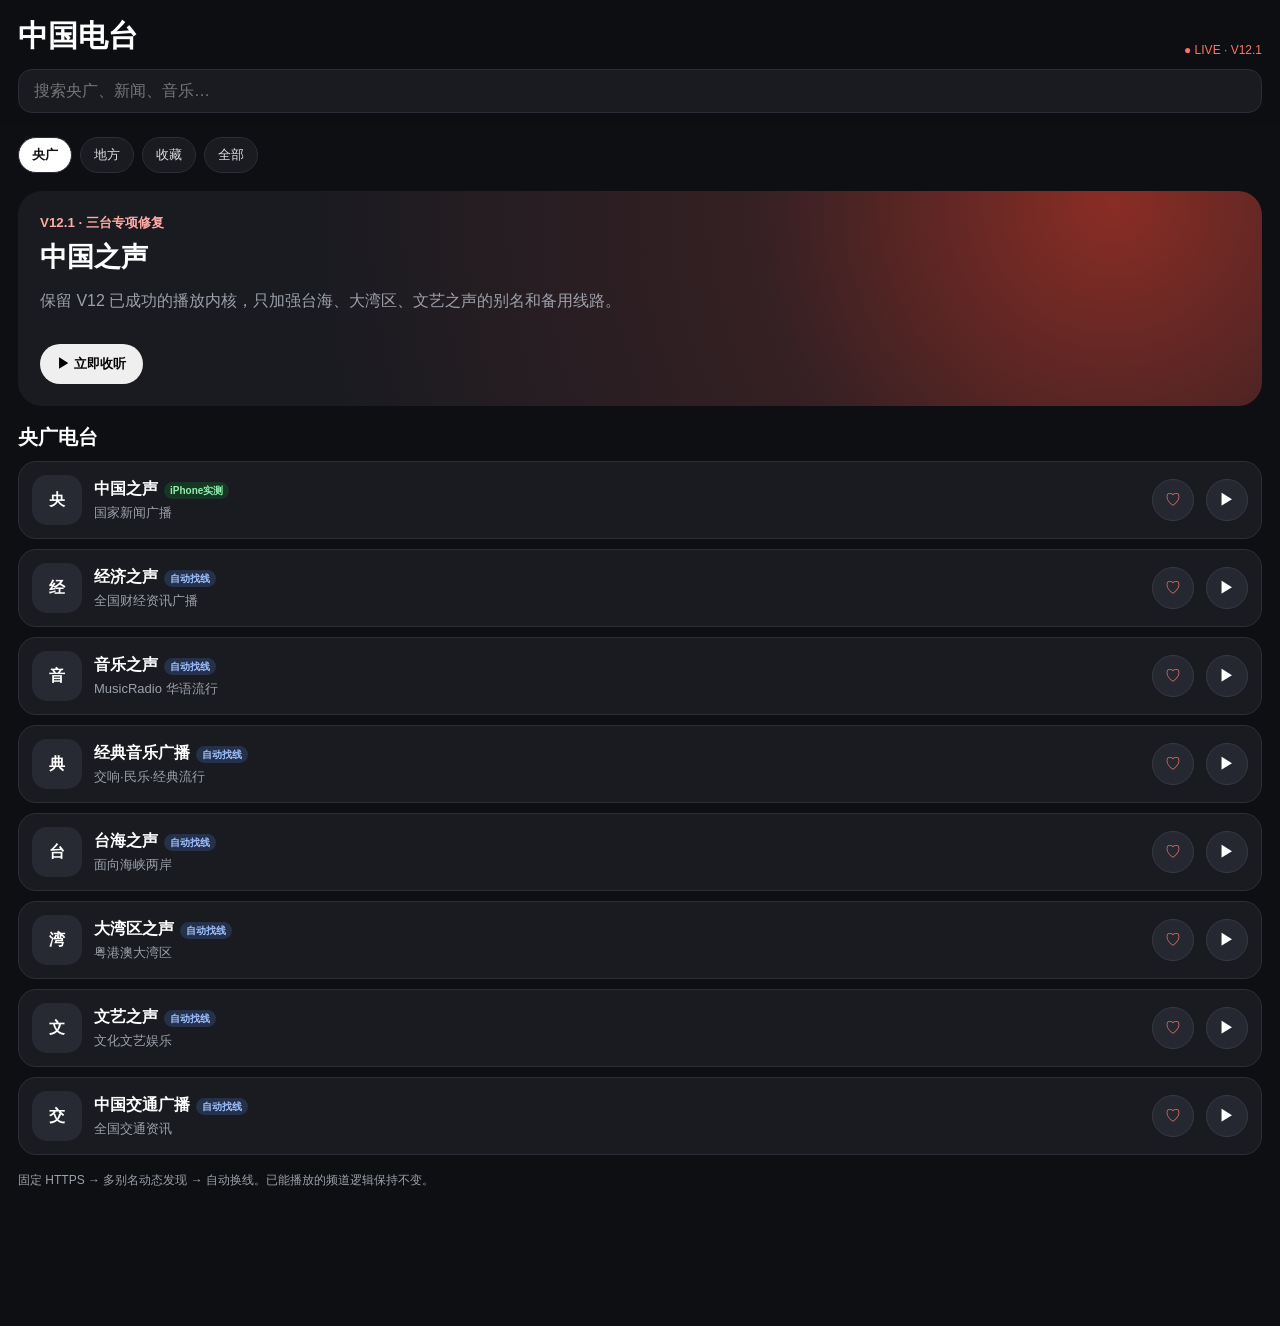
<file: index.html>
<!doctype html>
<html lang="zh-CN"><head><meta charset="utf-8"><meta name="viewport" content="width=device-width,initial-scale=1,viewport-fit=cover"><meta name="theme-color" content="#0e0f12"><meta name="apple-mobile-web-app-capable" content="yes"><meta name="apple-mobile-web-app-title" content="中国电台"><link rel="manifest" href="manifest.webmanifest"><title>中国电台 V12.1</title><style>:root{--bg:#0e0f12;--card:#191b21;--line:#2b2e37;--muted:#9ba0aa;--safe:env(safe-area-inset-bottom)}*{box-sizing:border-box}body{margin:0;background:var(--bg);color:#fff;font-family:-apple-system,BlinkMacSystemFont,"PingFang SC",sans-serif;padding-bottom:120px}header{position:sticky;top:0;z-index:5;padding:calc(16px + env(safe-area-inset-top)) 18px 12px;background:rgba(14,15,18,.95);backdrop-filter:blur(18px)}.top{display:flex;justify-content:space-between;align-items:end}.title{font-size:30px;font-weight:850}.live{font-size:12px;color:#ff7166}.search{margin-top:12px;background:var(--card);border:1px solid var(--line);border-radius:14px;padding:11px 13px}.search input{width:100%;border:0;outline:0;background:none;color:#fff;font-size:16px}.chips{display:flex;gap:8px;overflow:auto;padding:12px 18px 4px}.chip{border:1px solid var(--line);background:var(--card);color:#ddd;padding:8px 13px;border-radius:99px;white-space:nowrap}.chip.active{background:#fff;color:#111;font-weight:750}.hero{margin:14px 18px;padding:22px;border-radius:24px;background:radial-gradient(circle at 88% 5%,#8a2d25,#352023 32%,#1a1b21 72%)}.hero small{color:#ffaaa2;font-weight:700}.hero h2{font-size:27px;margin:7px 0 4px}.hero p,.desc,.note{color:var(--muted)}.hero button{margin-top:16px;border:0;border-radius:99px;padding:11px 17px;font-weight:800}.section{padding:0 18px}.section h3{font-size:20px;margin:18px 0 10px}.grid{display:grid;gap:10px}.station{display:flex;align-items:center;gap:12px;background:var(--card);border:1px solid var(--line);border-radius:18px;padding:13px}.logo{width:50px;height:50px;border-radius:15px;background:#272a32;display:grid;place-items:center;font-weight:900;flex:none}.meta{flex:1;min-width:0}.name{font-weight:800}.desc{font-size:13px;margin-top:4px;white-space:nowrap;overflow:hidden;text-overflow:ellipsis}.round{width:42px;height:42px;border-radius:50%;border:1px solid #373a43;background:#252831;color:#fff;font-size:16px}.fav{color:#ff776e}.badge{font-size:10px;padding:3px 6px;border-radius:99px;background:#173624;color:#8ff0ac;margin-left:6px}.badge.auto{background:#25304a;color:#9dc1ff}.note{padding:16px 18px;font-size:12px;line-height:1.55}.player{position:fixed;left:12px;right:12px;bottom:calc(10px + var(--safe));z-index:20;background:rgba(29,31,37,.97);border:1px solid #3b3e47;border-radius:22px;padding:10px 12px;display:none;align-items:center;gap:10px;backdrop-filter:blur(22px)}.player.show{display:flex}.pmeta{flex:1;min-width:0}.pname{font-weight:800}.pstatus{font-size:12px;color:#aeb2bb;margin-top:3px}.pbtn{width:46px;height:46px;border:0;border-radius:50%;font-size:18px}.empty{text-align:center;color:#777;padding:30px}</style></head><body><header><div class="top"><div class="title">中国电台</div><div class="live">● LIVE · V12.1</div></div><div class="search"><input id="search" placeholder="搜索央广、新闻、音乐…"></div></header><div class="chips" id="chips"></div><div class="hero"><small>V12.1 · 三台专项修复</small><h2>中国之声</h2><p>保留 V12 已成功的播放内核，只加强台海、大湾区、文艺之声的别名和备用线路。</p><button id="heroPlay">▶ 立即收听</button></div><div class="section"><h3 id="sectionTitle">央广电台</h3><div class="grid" id="list"></div></div><div class="note">固定 HTTPS → 多别名动态发现 → 自动换线。已能播放的频道逻辑保持不变。</div><audio id="audio" playsinline preload="none"></audio><div class="player" id="player"><div class="logo" id="pLogo">央</div><div class="pmeta"><div class="pname" id="pName"></div><div class="pstatus" id="pStatus">准备播放</div></div><button class="pbtn" id="toggle">▶</button></div><script>
const API_SERVERS=['https://de1.api.radio-browser.info','https://nl1.api.radio-browser.info','https://at1.api.radio-browser.info'];
const stations=[
{id:'cnr1',name:'中国之声',queries:['中国之声'],tag:'央广',cat:'央广',desc:'国家新闻广播',logo:'央',tested:true,urls:['https://lhttp.qtfm.cn/live/15318317/64k.mp3']},
{id:'cnr2',name:'经济之声',queries:['经济之声'],tag:'央广',cat:'央广',desc:'全国财经资讯广播',logo:'经',urls:[]},
{id:'cnr3',name:'音乐之声',queries:['音乐之声','Music Radio'],tag:'央广',cat:'央广',desc:'MusicRadio 华语流行',logo:'音',urls:[]},
{id:'cnr4',name:'经典音乐广播',queries:['经典音乐','经典音乐广播'],tag:'央广',cat:'央广',desc:'交响·民乐·经典流行',logo:'典',urls:[]},
{id:'cnr5',name:'台海之声',queries:['台海之声','中华之声','CNR-5','CNR5'],tag:'央广',cat:'央广',desc:'面向海峡两岸',logo:'台',urls:['https://ngcdn005.cnr.cn/live/zhzs/index.m3u8']},
{id:'cnr7',name:'大湾区之声',queries:['大湾区之声','粤港澳大湾区之声','华夏之声','CNR-7','CNR7'],tag:'央广',cat:'央广',desc:'粤港澳大湾区',logo:'湾',urls:['https://ngcdn007.cnr.cn/live/hxzs/index.m3u8']},
{id:'cnr10',name:'文艺之声',queries:['文艺之声','CNR-10','CNR10','中央人民广播电台文艺之声'],tag:'央广',cat:'央广',desc:'文化文艺娱乐',logo:'文',urls:['https://ngcdn010.cnr.cn/live/wyzs/index.m3u8']},
{id:'cnr16',name:'中国交通广播',queries:['中国交通广播'],tag:'央广',cat:'央广',desc:'全国交通资讯',logo:'交',urls:[]},
{id:'bjnews',name:'北京新闻广播',queries:['北京新闻广播'],tag:'北京',cat:'地方',desc:'北京新闻资讯',logo:'京',urls:['https://lhttp.qtfm.cn/live/339/64k.mp3']},{id:'bjmusic',name:'北京音乐广播',queries:['北京音乐广播'],tag:'北京',cat:'地方',desc:'FM97.4',logo:'音',urls:['https://lhttp.qtfm.cn/live/332/64k.mp3']},{id:'gdnews',name:'广东新闻广播',queries:['广东新闻广播'],tag:'广东',cat:'地方',desc:'广东新闻资讯',logo:'粤',urls:['https://lhttp.qtfm.cn/live/1254/64k.mp3']},{id:'gdmusic',name:'广东音乐之声',queries:['广东音乐之声'],tag:'广东',cat:'地方',desc:'FM99.3',logo:'音',urls:['https://lhttp.qtfm.cn/live/1260/64k.mp3']},{id:'gdzj',name:'珠江经济台',queries:['珠江经济台'],tag:'广东',cat:'地方',desc:'财经生活资讯',logo:'财',urls:['https://lhttp.qtfm.cn/live/1259/64k.mp3']},{id:'jsmusic',name:'江苏经典流行音乐广播',queries:['江苏经典流行'],tag:'江苏',cat:'地方',desc:'经典与流行音乐',logo:'苏',urls:['https://lhttp.qtfm.cn/live/4938/64k.mp3']},{id:'shclassic',name:'上海经典音乐广播',queries:['上海经典音乐'],tag:'上海',cat:'地方',desc:'FM94.7',logo:'沪',urls:['https://lhttp-hw.qtfm.cn/live/267/64k.mp3']},{id:'cri905',name:'环球资讯广播',queries:['环球资讯广播'],tag:'国际台',cat:'地方',desc:'CMG 环球资讯',logo:'环',urls:['https://sk.cri.cn/905.m3u8']}];
const $=x=>document.getElementById(x),audio=$('audio'),list=$('list'),chips=$('chips'),search=$('search'),player=$('player'),pName=$('pName'),pStatus=$('pStatus'),pLogo=$('pLogo'),toggle=$('toggle');let cat='央广',current=null,urlIndex=0,token=0,playUrls=[];let favs=new Set(JSON.parse(localStorage.getItem('radio-favs')||'[]'));const cats=['央广','地方','收藏','全部'];
function renderChips(){chips.innerHTML=cats.map(x=>`<button class="chip ${cat===x?'active':''}" data-c="${x}">${x}</button>`).join('');chips.querySelectorAll('button').forEach(b=>b.onclick=()=>{cat=b.dataset.c;renderChips();render()})}function filtered(){let q=search.value.trim();return stations.filter(s=>(cat==='全部'||s.cat===cat||(cat==='收藏'&&favs.has(s.id)))&&(!q||(s.name+s.desc+s.tag).includes(q)))}function render(){let a=filtered();$('sectionTitle').textContent=cat==='央广'?'央广电台':cat;list.innerHTML=a.length?a.map(s=>`<div class="station"><div class="logo">${s.logo}</div><div class="meta"><div class="name">${s.name}${s.tested?'<span class="badge">iPhone实测</span>':'<span class="badge auto">自动找线</span>'}</div><div class="desc">${s.desc}</div></div><button class="round fav" data-f="${s.id}">${favs.has(s.id)?'♥':'♡'}</button><button class="round" data-p="${s.id}">▶</button></div>`).join(''):'<div class="empty">没有找到电台</div>';list.querySelectorAll('[data-p]').forEach(b=>b.onclick=()=>play(stations.find(s=>s.id===b.dataset.p)));list.querySelectorAll('[data-f]').forEach(b=>b.onclick=()=>{let id=b.dataset.f;favs.has(id)?favs.delete(id):favs.add(id);localStorage.setItem('radio-favs',JSON.stringify([...favs]));render()})}
async function discover(s,t){pStatus.textContent='正在寻找备用 HTTPS 线路…';let all=[];for(const q of (s.queries||[s.name])){for(const base of API_SERVERS){try{const u=base+'/json/stations/search?name='+encodeURIComponent(q)+'&countrycode=CN&is_https=true&hidebroken=true&order=lastchecktime&reverse=true&limit=20';const r=await fetch(u,{cache:'no-store'});if(!r.ok)continue;const data=await r.json();if(t!==token)return[];all.push(...data.filter(x=>x.lastcheckok===1||x.lastcheckok===true).map(x=>x.url_resolved||x.url).filter(x=>typeof x==='string'&&x.startsWith('https://')));if(all.length>=6)return [...new Set(all)]}catch(e){}}}return [...new Set(all)]}
async function play(s){current=s;token++;const t=token;urlIndex=0;playUrls=[...(s.urls||[])];player.classList.add('show');pName.textContent=s.name;pLogo.textContent=s.logo;audio.pause();const extra=await discover(s,t);if(t!==token)return;const seen=new Set(playUrls);extra.forEach(x=>{if(!seen.has(x)){seen.add(x);playUrls.push(x)}});if(!playUrls.length){pStatus.textContent='暂未找到可用 HTTPS 线路';toggle.textContent='▶';return}tryUrl(t)}
async function tryUrl(t){if(t!==token||!current)return;if(urlIndex>=playUrls.length){pStatus.textContent='线路暂不可用';toggle.textContent='▶';return}let i=urlIndex,u=playUrls[i],done=false;pStatus.textContent=`连接线路 ${i+1}/${playUrls.length}…`;audio.pause();audio.removeAttribute('src');audio.load();audio.src=u;let timer=setTimeout(next,8500);function next(){if(done||t!==token)return;done=true;clearTimeout(timer);urlIndex++;tryUrl(t)}audio.onerror=next;audio.onplaying=()=>{if(t!==token)return;done=true;clearTimeout(timer);pStatus.textContent=`正在直播 · 线路 ${i+1}`;toggle.textContent='❚❚';if('mediaSession'in navigator)navigator.mediaSession.metadata=new MediaMetadata({title:current.name,artist:current.desc,album:'中国电台 · LIVE'})};let p=audio.play();if(p?.catch)p.catch(next)}toggle.onclick=()=>{if(!current)return;if(audio.paused)audio.play().then(()=>toggle.textContent='❚❚').catch(()=>{urlIndex++;tryUrl(token)});else{audio.pause();toggle.textContent='▶';pStatus.textContent='已暂停'}};$('heroPlay').onclick=()=>play(stations[0]);search.oninput=render;renderChips();render();if('serviceWorker'in navigator)navigator.serviceWorker.register('./sw.js');</script></body></html>
</file>
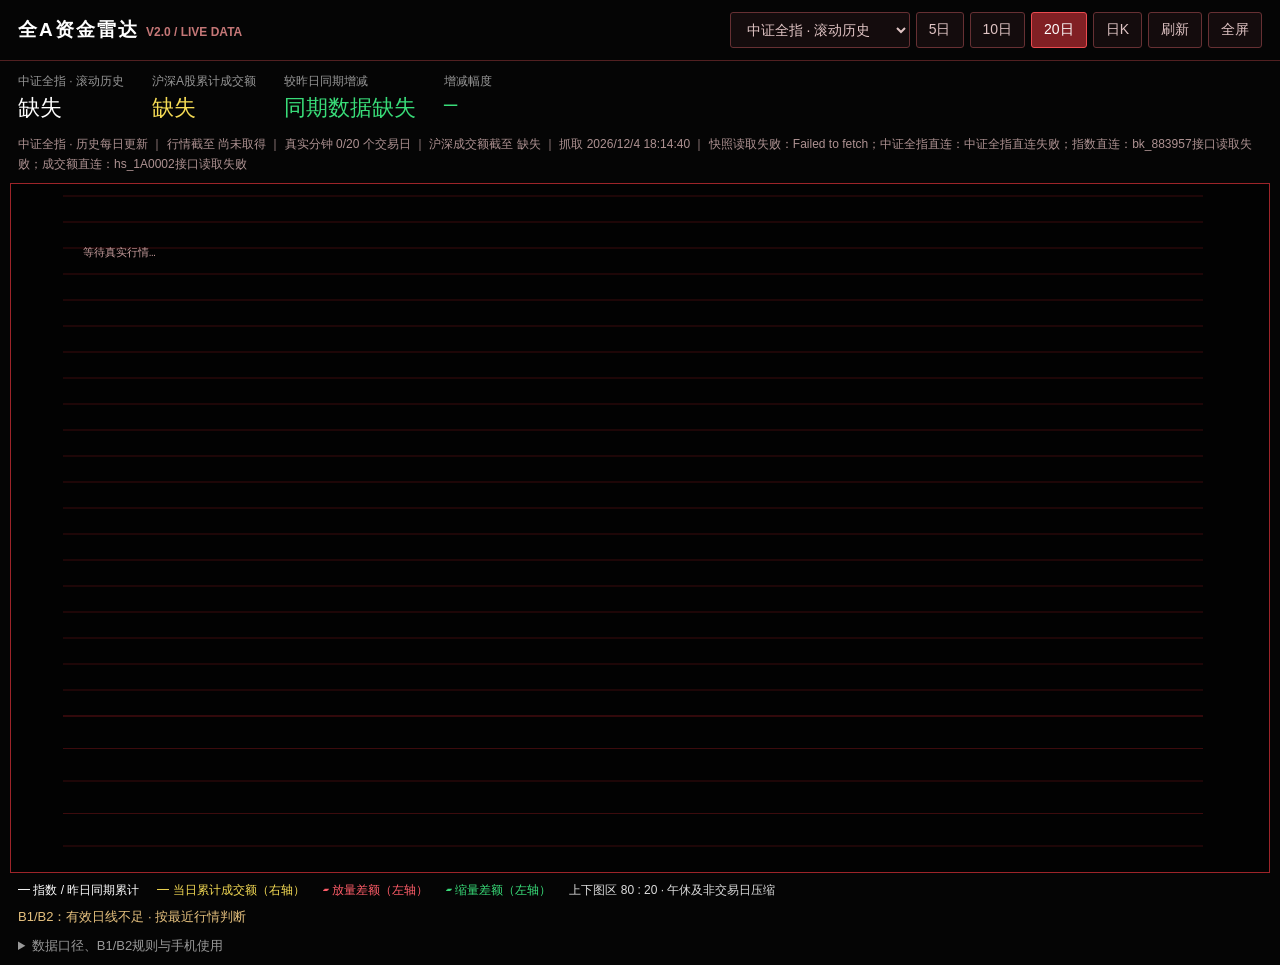
<file: all-a-radar/index.html>
<!doctype html><html lang="zh-CN"><head><meta charset="utf-8"><meta name="viewport" content="width=device-width,initial-scale=1,viewport-fit=cover"><meta name="theme-color" content="#050505"><meta name="apple-mobile-web-app-capable" content="yes"><meta name="apple-mobile-web-app-status-bar-style" content="black-translucent"><link rel="manifest" href="./manifest.webmanifest"><link rel="apple-touch-icon" href="./icon.png"><title>全A资金雷达 V2.0</title><style>
*{box-sizing:border-box}body{margin:0;background:#050505;color:#dedede;font:14px -apple-system,BlinkMacSystemFont,'Microsoft YaHei',sans-serif;padding:env(safe-area-inset-top) env(safe-area-inset-right) env(safe-area-inset-bottom) env(safe-area-inset-left)}header{padding:12px 18px;display:flex;align-items:center;justify-content:space-between;border-bottom:1px solid #512021;gap:12px;flex-wrap:wrap}h1{font-size:19px;margin:0;color:#fff;letter-spacing:2px}h1 small{font-size:12px;color:#c57777;letter-spacing:0}nav{display:flex;gap:6px;flex-wrap:wrap}button,select{border:1px solid #663033;background:#140c0d;color:#e0c4c4;padding:8px 12px;border-radius:3px;font:inherit;cursor:pointer}button.active{background:#812024;color:white;border-color:#ec4b50}button:disabled{opacity:.5}.metrics{display:flex;gap:28px;padding:12px 18px;flex-wrap:wrap}.metrics span{color:#969696;font-size:12px;display:block;margin-bottom:3px}.metrics strong{font:22px ui-monospace,Consolas,monospace;color:white}.red{color:#ff5d69!important}.green{color:#39dc79!important}.yellow{color:#f6dc55!important}#status{padding:0 18px 8px;font-size:12px;color:#ae9292;line-height:1.65}#chart{position:relative;height:calc(100dvh - 210px);min-height:440px;margin:0 10px;border:1px solid #9d2429}canvas{width:100%;height:100%;display:block;touch-action:pan-y}#tip{position:absolute;left:10px;top:10px;background:#190c0ded;border:1px solid #82363a;padding:8px;pointer-events:none;font:12px monospace;white-space:pre-line;display:none}.legend{display:flex;gap:18px;flex-wrap:wrap;padding:9px 18px;font-size:12px}details{margin:8px 18px;color:#999;line-height:1.8;font-size:13px}summary{cursor:pointer}a{color:#d9b4b4}#signal{padding:0 18px;color:#e6c17e;font-size:13px}@media(max-width:700px){header{padding:10px}h1{font-size:16px}nav{gap:4px}button,select{padding:7px 9px;font-size:13px}.metrics{padding:10px;gap:15px}.metrics strong{font-size:18px}#chart{margin:0 4px;height:calc(100dvh - 260px);min-height:390px}#status{padding:0 10px 8px}.legend{gap:9px;padding:8px 10px}}@media(orientation:landscape) and (max-height:600px){header{padding:5px 10px}.metrics{padding:4px 10px}.metrics strong{font-size:17px}#chart{height:calc(100dvh - 150px);min-height:220px}}
@media(max-width:700px){header nav{width:100%;min-width:0}.metrics{display:grid;grid-template-columns:repeat(2,minmax(0,1fr));gap:10px}#status{overflow-wrap:anywhere}body{overflow-x:hidden}}@media(orientation:landscape) and (max-height:600px){.metrics{display:flex}}
</style></head><body><header><h1>全A资金雷达 <small>V2.0 / LIVE DATA</small></h1><nav><select id="source" aria-label="指数据源"><option value="csi">中证全指 · 滚动历史</option><option value="ths">同花顺全A · 分钟更新</option></select><button data-n="5">5日</button><button data-n="10">10日</button><button class="active" data-n="20">20日</button><button id="mode">日K</button><button id="refresh">刷新</button><button id="full">全屏</button></nav></header><div class="metrics"><div><span id="indexName">指数</span><strong id="price">—</strong></div><div><span>沪深A股累计成交额</span><strong class="yellow" id="amount">—</strong></div><div><span>较昨日同期增减</span><strong id="delta">—</strong></div><div><span>增减幅度</span><strong id="pct">—</strong></div></div><div id="status">正在读取云端真实行情…</div><div id="chart"><canvas id="canvas"></canvas><div id="tip"></div></div><div class="legend"><span style="color:white">━ 指数 / 昨日同期累计</span><span class="yellow">━ 当日累计成交额（右轴）</span><span class="red">▰ 放量差额（左轴）</span><span class="green">▰ 缩量差额（左轴）</span><span>上下图区 80 : 20 · 午休及非交易日压缩</span></div><div id="signal"></div><details><summary>数据口径、B1/B2规则与手机使用</summary><p>价格：中证全指000985初始历史来自富途OpenD，新增及近5日由东方财富同一指数分钟线覆盖，日K采用腾讯行情原始OHLC；同花顺全A 883957 来自同花顺官方行情域名，覆盖沪深京。两者编制不同，不可当作同一指数拼接。同花顺历史分时请求实测返回当日，因此仅显示已经抓取留存的真实日期；不足20日会明确提示。</p><p>成交额：初始历史来自OpenD，云端新增来自同花顺官方沪市A股指数 hs_1A0002 + 深证A指 hs_399107 的逐分钟成交额（人民币元），剔除13:00重复点，不再叠加创业板/科创板，不含B股和北交所。以相同交易日、相同分钟求和，以前一交易日同一分钟累计额作基线；分钟缺失后停止当日累计，避免把缺失当0。下方每一日均与其前一交易日比较；差额与累计线分别使用左右轴。</p><p>B1/B2 为本版公开辅助规则，尚未接入你原来的专有公式：B1=前一日收盘低于MA5、当日重新站上MA5且同期成交额增长；B2=最近5日曾有B1，当日收盘突破此前5日最高价且同期放量。未收盘时仅作盘中候选。无回测胜率，不构成买入指令。</p><p>页面打开时每60秒直接读取同花顺官方分时，并在v6入口失败时尝试v4；不依赖GitHub定时任务才能显示当日行情。浏览器休眠或退到后台可能暂停。云端另配置工作日每5分钟尝试保存快照，同花顺官方分时源直接更新，电脑无需开机。直连或GitHub调度均可能失败或延迟，网页显示行情截至时间和最近抓取时间。两个指数不同，点位不可直接比较；成交额采用相同沪深A股口径。中证全指历史由云端每天合并新增真实分钟线，保留连续历史；日K同步更新；同花顺全A每日积累真实历史。不提供后台提醒。Safari打开HTTPS网址，共享→添加到主屏幕，支持不同Wi-Fi及蜂窝网络。</p><p><a href="https://q.10jqka.com.cn/thshy/detail/code/883957/" target="_blank">同花顺官方指数页</a> · <a href="https://openapi.futunn.com/futu-api-doc/quote/request-history-kline.html" target="_blank">富途分钟线字段说明</a></p></details><script>
let data=null,n=20,source='csi',daily=false,points=[],view=[],amountMap=new Map(),hover=-1;const $=s=>document.querySelector(s),cv=$('#canvas'),ctx=cv.getContext('2d');const money=x=>Number.isFinite(x)?(x/1e8).toLocaleString('zh-CN',{maximumFractionDigits:2})+'亿':'缺失';
function groups(rows){let g={};for(const r of rows||[])(g[r.t.slice(0,10)]??=[]).push(r);return g}
function buildAmounts(){amountMap.clear();let g=groups(data.amount),days=Object.keys(g).sort();for(let i=0;i<days.length;i++){let today=g[days[i]],prev=i?new Map(g[days[i-1]].map(r=>[r.t.slice(11,16),r])):new Map(),sum=0,old=0,valid=true;let times=today.map(r=>r.t.slice(11,16));let union=[...new Set([...times,...prev.keys()])].sort();let tm=new Map(today.map(r=>[r.t.slice(11,16),r]));for(const t of union){if(!tm.has(t)||!prev.has(t)){valid=false;if(!tm.has(t))continue;}sum+=tm.get(t).a;if(prev.has(t))old+=prev.get(t).a;amountMap.set(days[i]+' '+t,{a:sum,b:valid?old:null,d:valid?sum-old:null});}}}
function signals(rows){let notes=[];let b1=[];for(let i=5;i<rows.length;i++){const r=rows[i],p=rows[i-1],ma=rows.slice(i-4,i+1).reduce((s,x)=>s+x.c,0)/5,pm=rows.slice(i-5,i).reduce((s,x)=>s+x.c,0)/5;let ar=[...amountMap].filter(([t])=>t.startsWith(r.t.slice(0,10))).pop()?.[1],up=ar?.d>0;let one=p.c<pm&&r.c>=ma&&up;if(one)b1.push(i);let two=b1.some(j=>j<i&&i-j<=5)&&r.c>Math.max(...rows.slice(i-5,i).map(x=>x.h))&&up;if(i===rows.length-1)notes.push(two?'B2 候选：突破前5日高点并放量':one?'B1 候选：重新站上MA5并放量':'B1/B2：当前未触发公开辅助规则');}return notes.join('')||'B1/B2：有效日线不足';}
function update(){if(!data)return;buildAmounts();const all=data.series[source]||[],g=groups(all),days=Object.keys(g).sort().slice(-n);view=(daily?(data.daily[source]||[]).slice(-n):all.filter(r=>days.includes(r.t.slice(0,10))));points=view;const last=all.at(-1),a=[...amountMap].filter(([t])=>t.startsWith(last?.t.slice(0,10)||'!')).pop();$('#indexName').textContent=source==='csi'?'中证全指 · 滚动历史':'同花顺全A · 云端更新';$('#price').textContent=last?last.c.toFixed(3):'缺失';$('#amount').textContent=money(a?.[1].a);let d=a?.[1].d;$('#delta').textContent=d==null?'同期数据缺失':(d>=0?'+':'')+money(d);$('#pct').textContent=d==null||!a[1].b?'—':(d>=0?'+':'')+(d/a[1].b*100).toFixed(2)+'%';for(let id of ['delta','pct'])$('#'+id).className=d>=0?'red':'green';$('#status').textContent=`${source==='csi'?'中证全指 · 历史每日更新 ｜ ':'同花顺全A · 每60秒尝试更新 ｜ '}${data.busy?'正在读取… · ':''}行情截至 ${last?.t||'尚未取得'} ｜ ${daily?'日K':`真实分钟 ${days.length}/${n} 个交易日`} ｜ 沪深成交额截至 ${a?.[0]||'缺失'} ｜ 抓取 ${data.updated?new Date(data.updated).toLocaleString('zh-CN',{hour12:false}):'等待中'}${data.errors?.length?' ｜ '+data.errors.join('；'):''}${source==='ths'&&days.length<n?' ｜ 同花顺历史不足，未伪造补齐':''}`;$('#signal').textContent=signals(data.daily[source]||[])+' · '+(last?.t.slice(0,10)===new Date().toLocaleDateString('sv-SE',{timeZone:'Asia/Shanghai'})&&new Date().getHours()<15?'盘中仅为候选':'按最近行情判断');$('#refresh').disabled=data.busy;draw();}
function draw(){const rect=cv.getBoundingClientRect(),w=rect.width,h=rect.height,dpr=devicePixelRatio||1;cv.width=w*dpr;cv.height=h*dpr;ctx.setTransform(dpr,0,0,dpr,0,0);ctx.fillStyle='#020202';ctx.fillRect(0,0,w,h);let L=52,R=w-66,T=12,B=h-26,split=T+(B-T)*.8,N=points.length;let x=i=>L+(R-L)*i/Math.max(1,N-1);ctx.font='11px monospace';ctx.lineWidth=.6;ctx.strokeStyle='#641215';for(let i=0;i<=20;i++){let y=T+(split-T)*i/20;ctx.beginPath();ctx.moveTo(L,y);ctx.lineTo(R,y);ctx.stroke()}let days=[...new Set(points.map(r=>r.t.slice(0,10)))];for(let day of days){let i=points.findIndex(r=>r.t.startsWith(day));ctx.strokeStyle='#b22c30';ctx.beginPath();ctx.moveTo(x(i),T);ctx.lineTo(x(i),B);ctx.stroke();ctx.fillStyle='#b99090';if(days.length<=10||days.indexOf(day)%2===0)ctx.fillText(day.slice(5),x(i)+2,h-7)}for(let i=0;i<=4;i++){let y=split+(B-split)*i/4;ctx.strokeStyle='#641215';ctx.beginPath();ctx.moveTo(L,y);ctx.lineTo(R,y);ctx.stroke()}
if(!N){ctx.fillStyle='#c59c9c';ctx.fillText('等待真实行情…',L+20,T+60);return}let lo=Math.min(...points.map(r=>daily?r.l:r.c)),hi=Math.max(...points.map(r=>daily?r.h:r.c)),pad=(hi-lo||hi*.01)*.12;lo-=pad;hi+=pad;let y=v=>split-10-(v-lo)/(hi-lo)*(split-T-24);ctx.fillStyle='#c2a3a3';for(let i=0;i<=5;i++){let v=lo+(hi-lo)*i/5;ctx.fillText(v.toFixed(1),3,y(v)+3)}if(daily){points.forEach((r,i)=>{ctx.strokeStyle=r.c>=r.o?'#ff6369':'#26dc78';ctx.fillStyle=ctx.strokeStyle;ctx.beginPath();ctx.moveTo(x(i),y(r.h));ctx.lineTo(x(i),y(r.l));ctx.stroke();let bw=Math.min(14,(R-L)/N*.55);ctx.fillRect(x(i)-bw/2,Math.min(y(r.o),y(r.c)),bw,Math.max(1,Math.abs(y(r.o)-y(r.c))))})}else{ctx.strokeStyle='#f4f4f4';ctx.lineWidth=1.15;ctx.beginPath();points.forEach((r,i)=>i?ctx.lineTo(x(i),y(r.c)):ctx.moveTo(x(i),y(r.c)));ctx.stroke()}
let ars=points.map(r=>{if(!daily)return amountMap.get(r.t.slice(0,16));let a=[...amountMap].filter(([t])=>t.startsWith(r.t.slice(0,10))).pop();return a?.[1]});let maxA=Math.max(1,...ars.map(a=>Math.max(a?.a||0,a?.b||0))),maxD=Math.max(1,...ars.map(a=>Math.abs(a?.d||0))),mid=split+(B-split)*.5;let yd=v=>mid-v/maxD*(B-split)*.43,ya=v=>B-3-v/maxA*(B-split-10);ctx.strokeStyle='#be4147';ctx.beginPath();ctx.moveTo(L,mid);ctx.lineTo(R,mid);ctx.stroke();ars.forEach((a,i)=>{if(a?.d==null)return;ctx.strokeStyle=a.d>=0?'#ff6571':'#20e36b';ctx.lineWidth=Math.max(1,(R-L)/N);ctx.beginPath();ctx.moveTo(x(i),mid);ctx.lineTo(x(i),yd(a.d));ctx.stroke()});for(let [key,color] of [['a','#f3db52'],['b','#eeeeee']]){ctx.strokeStyle=color;ctx.lineWidth=1.1;ctx.beginPath();let connected=false;ars.forEach((a,i)=>{if(a?.[key]==null){connected=false;return}if(!daily&&i&&points[i].t.slice(0,10)!==points[i-1].t.slice(0,10))connected=false;if(connected)ctx.lineTo(x(i),ya(a[key]));else ctx.moveTo(x(i),ya(a[key]));connected=true});ctx.stroke()}ctx.fillStyle='#c99c9c';ctx.fillText('差额 ±'+(maxD/1e8).toFixed(0)+'亿',L+3,split+11);ctx.fillStyle='#dfce62';ctx.fillText((maxA/1e8).toFixed(0)+'亿',R+4,split+13);ctx.fillText('0',R+4,B);if(hover>=0&&hover<N){ctx.strokeStyle='#967b7b';ctx.lineWidth=1;ctx.setLineDash([3,4]);ctx.beginPath();ctx.moveTo(x(hover),T);ctx.lineTo(x(hover),B);ctx.stroke();ctx.setLineDash([]);let a=ars[hover];$('#tip').style.display='block';$('#tip').textContent=points[hover].t+'\n指数 '+points[hover].c.toFixed(3)+'\n当日 '+money(a?.a)+' / 昨日 '+money(a?.b)+'\n差额 '+money(a?.d);}else $('#tip').style.display='none';}
let loading=false;
function liveFeed(code,version='v6'){return new Promise((resolve,reject)=>{const cb='quotebridge_'+version+'_time_'+code+'_last',s=document.createElement('script');let timer;function clean(){clearTimeout(timer);s.remove();delete window[cb];}window[cb]=d=>{clean();resolve(d[code]);};s.onerror=()=>{clean();reject(Error(code+'接口读取失败'));};timer=setTimeout(()=>{clean();reject(Error(code+'读取超时'));},8000);s.referrerPolicy='no-referrer';s.src='https://d.10jqka.com.cn/'+version+'/time/'+code+'/last.js?t='+Date.now();document.head.appendChild(s);});}
async function officialFeed(code){try{return await liveFeed(code);}catch(e){return liveFeed(code,'v4');}}
function parseLive(d,name){if(!d||!d.name.normalize('NFKC').includes(name)||!/^\d{8}$/.test(d.date))throw Error('官方行情标识不匹配');const date=d.date.slice(0,4)+'-'+d.date.slice(4,6)+'-'+d.date.slice(6);const rows=[];for(const s of d.data.split(';')){const a=s.split(',');if(a.length<3||!a[1]||!a[2]||!(/^\d{4}$/.test(a[0]))||!((a[0]>='0930'&&a[0]<='1130')||(a[0]>='1301'&&a[0]<='1500')))continue;const c=Number(a[1]),v=Number(a[2]);if(Number.isFinite(c)&&c>0&&Number.isFinite(v)&&v>=0)rows.push({t:date+' '+a[0].slice(0,2)+':'+a[0].slice(2)+':00',c,a:v});}if(!rows.length)throw Error('官方接口无有效分时');return rows;}
function mergeLive(old,rows){const map=new Map((old||[]).map(r=>[r.t,r]));rows.forEach(r=>map.set(r.t,r));const keys=[...map.keys()].sort(),days=[...new Set(keys.map(t=>t.slice(0,10)))].slice(-40);return keys.filter(t=>days.includes(t.slice(0,10))).map(t=>map.get(t));}
function csiFeed(){return new Promise((resolve,reject)=>{const cb='allARadarCSI'+Date.now(),s=document.createElement('script');let timer;function clean(){clearTimeout(timer);s.remove();delete window[cb];}window[cb]=d=>{clean();try{const v=d.data;if(v.code!=='000985'||v.name!=='中证全指')throw Error('指数标识不匹配');const rows=v.trends.map(s=>{const a=s.split(',');return {t:a[0]+':00',c:Number(a[2])};}).filter(r=>Number.isFinite(r.c)&&r.c>0);if(!rows.length)throw Error('无有效分钟数据');resolve(rows);}catch(e){reject(e);}};s.onerror=()=>{clean();reject(Error('中证全指直连失败'));};timer=setTimeout(()=>{clean();reject(Error('中证全指直连超时'));},10000);s.src='https://push2his.eastmoney.com/api/qt/stock/trends2/get?cb='+cb+'&secid=1.000985&fields1=f1,f2,f3,f4,f5,f6,f7,f8,f9,f10,f11&fields2=f51,f52,f53,f54,f55,f56,f57,f58&ndays=5&iscr=0&_='+Date.now();document.head.appendChild(s);});}
async function load(){if(loading)return;loading=true;let errs=[];try{try{let r=await fetch('https://raw.githubusercontent.com/maxzhou1986-debug/Maxzzz/main/all-a-radar/snapshot.json.gz?t='+Date.now(),{cache:'no-store'});if(!r.ok)throw Error('云端快照HTTP '+r.status);const stream=new Response(await r.arrayBuffer()).body.pipeThrough(new DecompressionStream('gzip'));data=await new Response(stream).json();}catch(e){errs.push('快照读取失败：'+e.message);if(!data)data={series:{ths:[],csi:[]},daily:{ths:[],csi:[]},amount:[],errors:[]};}update();await Promise.allSettled([(async()=>{try{data.series.csi=mergeLive(data.series.csi,await csiFeed());}catch(e){errs.push('中证全指直连：'+e.message);}})(),(async()=>{try{const rows=parseLive(await officialFeed('bk_883957'),'同花顺全A');data.series.ths=mergeLive(data.series.ths,rows);}catch(e){errs.push('指数直连：'+e.message);}})(),(async()=>{try{const [sd,zd]=await Promise.all([officialFeed('hs_1A0002'),officialFeed('hs_399107')]),sh=parseLive(sd,'A股指数'),sz=parseLive(zd,'深证A指');if(sh.at(-1).t.slice(0,10)!==sz.at(-1).t.slice(0,10))throw Error('沪深日期不一致');const right=new Map(sz.map(r=>[r.t,r]));const rows=sh.filter(r=>right.has(r.t)).map(r=>({t:r.t,a:r.a+right.get(r.t).a}));if(!rows.length)throw Error('沪深无共同分钟');data.amount=mergeLive(data.amount,rows);}catch(e){errs.push('成交额直连：'+e.message);}})()]);data.errors=errs;data.busy=false;data.updated=new Date().toISOString();data.browserLive=true;update();}finally{loading=false;}}

document.querySelectorAll('[data-n]').forEach(b=>b.onclick=()=>{n=+b.dataset.n;document.querySelectorAll('[data-n]').forEach(x=>x.classList.toggle('active',x===b));update()});$('#source').onchange=e=>{source=e.target.value;update()};$('#mode').onclick=()=>{daily=!daily;$('#mode').classList.toggle('active',daily);update()};$('#refresh').onclick=()=>load(true);$('#full').onclick=()=>{if(document.fullscreenElement)document.exitFullscreen();else if($('#chart').requestFullscreen)$('#chart').requestFullscreen();else alert('Safari可通过共享菜单添加到主屏幕。')};cv.onpointermove=e=>{hover=Math.max(0,Math.min(points.length-1,Math.round((e.clientX-cv.getBoundingClientRect().left-52)/(cv.clientWidth-118)*(points.length-1))));draw()};cv.onpointerleave=()=>{hover=-1;draw()};new ResizeObserver(draw).observe($('#chart'));load();setInterval(()=>load(),60000);
</script></body></html>
</file>
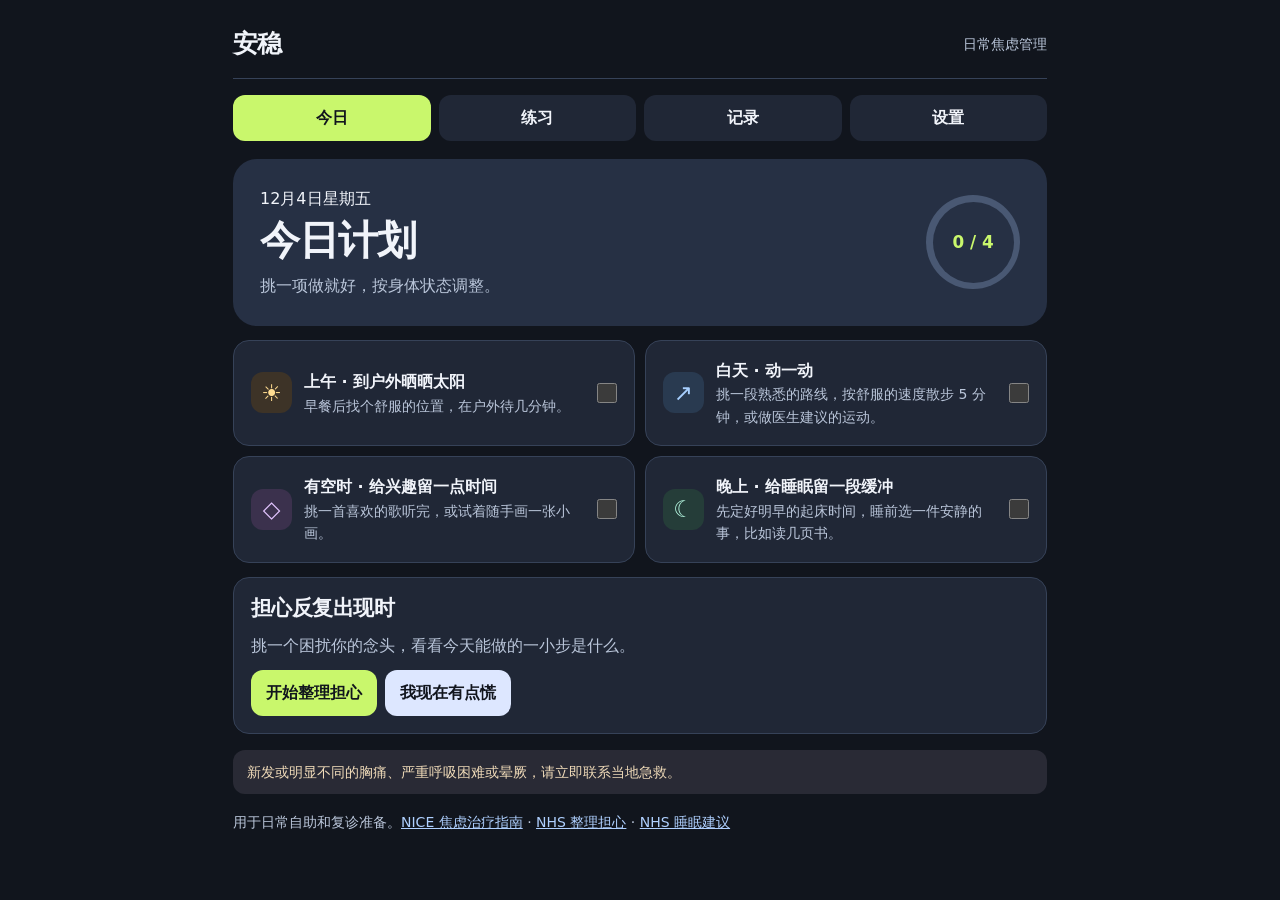
<file: anwen/index.html>
<!doctype html>
<html lang="zh-CN"><meta charset="utf-8"><meta name="viewport" content="width=device-width,initial-scale=1,viewport-fit=cover">
<meta name="theme-color" content="#11151d">
<meta name="apple-mobile-web-app-capable" content="yes">
<meta name="apple-mobile-web-app-status-bar-style" content="black-translucent">
<meta name="apple-mobile-web-app-title" content="安稳">
<link rel="manifest" href="./manifest.webmanifest">
<link rel="apple-touch-icon" href="./icon-180.png"><title>安稳 · 日常焦虑管理</title>
<style>
:root {
  color-scheme: dark;
  --app-font: -apple-system, BlinkMacSystemFont, "PingFang SC", "Segoe UI", "Microsoft YaHei UI", "Microsoft YaHei", system-ui, sans-serif;
  --page: #11151d;
  --panel: #202736;
  --raised: #263044;
  --rule: #364258;
  --text: #f1f4fa;
  --muted: #bac6da;
  --lime: #c9f76c;
  --blue: #dde7ff;
}
* { box-sizing: border-box; }
body { margin: 0; background: var(--page); color: var(--text); font: 16px/1.6 var(--app-font); }
main { max-width: 850px; margin: auto; padding: calc(24px + env(safe-area-inset-top)) max(18px, env(safe-area-inset-right)) 40px max(18px, env(safe-area-inset-left)); }
header { display: flex; align-items: center; justify-content: space-between; gap: 12px; padding-bottom: 14px; border-bottom: 1px solid var(--rule); margin-bottom: 16px; }
header strong { font-size: 25px; letter-spacing: -.025em; }
small { font-size: .875rem; }
header small, .muted, footer, .card p, #daily small { color: var(--muted); }
h1, h2, p { margin: 0 0 12px; }
h1, h2 { letter-spacing: -.025em; line-height: 1.25; }
h1 { font-size: clamp(27px, 5vw, 40px); }
h2 { font-size: 21px; }
button { border: 0; border-radius: 12px; padding: 10px 15px; min-height: 44px; font: inherit; font-weight: 650; background: var(--blue); color: var(--page); cursor: pointer; }
button.primary, .tabs button[aria-pressed=true] { background: var(--lime); color: var(--page); }
.tabs, .actions { display: flex; gap: 8px; }
.tabs { margin-bottom: 18px; }
.tabs button { flex: 1; background: var(--panel); color: var(--text); }
.actions { flex-wrap: wrap; margin-top: 12px; }
.planner-head { display: flex; justify-content: space-between; gap: 12px; align-items: center; background: var(--raised); padding: clamp(17px, 4vw, 27px); border-radius: 24px; margin-bottom: 14px; }
.planner-head h1 { margin: 4px 0 8px; }
.planner-head p { margin: 0; color: var(--muted); }
.meter { flex: none; display: grid; place-items: center; width: clamp(69px, 16vw, 94px); aspect-ratio: 1; border-radius: 50%; background: conic-gradient(var(--lime) var(--sweep, 0deg), #495873 0); }
#progress { width: calc(100% - 13px); aspect-ratio: 1; display: grid; place-items: center; background: var(--raised); color: var(--lime); border-radius: 50%; font-size: 1.05rem; font-weight: 700; }
#progress, input[type=time] { font-variant-numeric: tabular-nums; }
#daily, .grid { display: grid; gap: 10px; }
#daily { grid-template-columns: repeat(2, minmax(0, 1fr)); }
#daily label { display: grid; grid-template-columns: 41px minmax(0, 1fr) 20px; align-items: center; gap: 12px; margin: 0; padding: 14px 12px; min-height: 86px; cursor: pointer; }
#daily label:has(input:checked) { border-color: var(--lime); }
#daily input { grid-column: 3; grid-row: 1; width: 20px; height: 20px; accent-color: var(--lime); margin: 0; }
#daily label > span:last-child { grid-column: 2; grid-row: 1; }
#daily small { display: block; overflow-wrap: anywhere; }
.glyph { grid-column: 1; grid-row: 1; display: grid; place-items: center; width: 41px; height: 41px; border-radius: 12px; background: #3d3327; color: #ffdc91; font-size: 23px; }
#daily label:nth-child(2) .glyph { background: #293a50; color: #a8d0ff; }
#daily label:nth-child(3) .glyph { background: #3b314d; color: #e3c5ff; }
#daily label:nth-child(4) .glyph { background: #253d39; color: #b0f1db; }
.grid { grid-template-columns: repeat(2, minmax(0, 1fr)); margin-top: 14px; }
.wide { grid-column: 1 / -1; }
.card, details, #daily label { background: var(--panel); border: 1px solid var(--rule); border-radius: 16px; padding: 17px; }
.today-practice { margin-top: 14px; }
.today-practice p { margin-bottom: 0; }
details { margin-top: 14px; }
details details { background: var(--raised); }
summary { cursor: pointer; font-weight: 650; }
summary + p { margin-top: 12px; }
label { display: block; margin: 12px 0 5px; }
input:not([type=checkbox]), textarea, select { width: 100%; border: 1px solid #64748f; border-radius: 9px; padding: 9px; font: inherit; color: var(--text); background: var(--page); }
textarea { min-height: 70px; resize: vertical; }
input[type=time] { max-width: 220px; }
form > button, form p { margin-top: 12px; }
#due { margin-top: 12px; background: var(--lime); color: var(--page); border-radius: 12px; padding: 12px 16px; font-weight: 650; }
.urgent { margin: 16px 0 0; background: #292a35; color: #f0dbb9; padding: 11px 14px; border-radius: 12px; font-size: .875rem; }
footer { margin-top: 15px; }
a { color: #afd0ff; }
dialog { width: min(92%, 520px); max-height: 90dvh; overflow: auto; border: 1px solid var(--rule); border-radius: 22px; padding: 23px; background: var(--panel); color: var(--text); }
dialog::backdrop { background: #060a12bc; }
.cue { font-size: 1.15rem; font-weight: 600; min-height: 92px; padding: 15px; background: var(--raised); border-radius: 12px; }
li { margin-block: 9px; overflow-wrap: anywhere; }
:focus-visible { outline: 3px solid #efbd72; outline-offset: 3px; }
[hidden] { display: none !important; }
@media (max-width: 620px) {
  main { padding-bottom: calc(78px + env(safe-area-inset-bottom)); }
  .tabs { position: fixed; z-index: 3; bottom: 0; left: 0; right: 0; margin: 0; background: var(--page); padding: 8px 12px max(8px, env(safe-area-inset-bottom)); border-top: 1px solid var(--rule); }
  #daily, .grid { grid-template-columns: 1fr; }
}
</style>
<main>
<header><strong>安稳</strong><small>日常焦虑管理</small></header>
<nav class="tabs" aria-label="功能导航"><button data-view="today" aria-pressed="true">今日</button><button data-view="practice" aria-pressed="false">练习</button><button data-view="journal" aria-pressed="false">记录</button><button data-view="settings" aria-pressed="false">设置</button></nav><div data-panel="today"><section class="planner" aria-labelledby="today-title">
<div class="planner-head"><div><span id="plan-date"></span><h1 id="today-title">今日计划</h1><p>挑一项做就好，按身体状态调整。</p></div><div class="meter" id="meter"><output id="progress" aria-live="polite"></output></div></div>

<div id="daily">
<label><input type="checkbox" id="sun"><span class="glyph" aria-hidden="true">☀</span><span><strong>上午 · 到户外晒晒太阳</strong><small>早餐后找个舒服的位置，在户外待几分钟。</small></span></label>
<label><input type="checkbox" id="move"><span class="glyph" aria-hidden="true">↗</span><span><strong>白天 · 动一动</strong><small>挑一段熟悉的路线，按舒服的速度散步 5 分钟，或做医生建议的运动。</small></span></label>
<label><input type="checkbox" id="interest"><span class="glyph" aria-hidden="true">◇</span><span><strong>有空时 · 给兴趣留一点时间</strong><small id="hobby-cue">挑一首喜欢的歌听完，或试着随手画一张小画。</small></span></label>
<label><input type="checkbox" id="sleep"><span class="glyph" aria-hidden="true">☾</span><span><strong>晚上 · 给睡眠留一段缓冲</strong><small>先定好明早的起床时间，睡前选一件安静的事，比如读几页书。</small></span></label>
</div>
</section><div id="due" role="status" hidden></div><section class="card today-practice" aria-labelledby="worry-heading"><h2 id="worry-heading">担心反复出现时</h2><p>挑一个困扰你的念头，看看今天能做的一小步是什么。</p><div class="actions"><button class="primary" id="worry">开始整理担心</button><button id="open">我现在有点慌</button></div></section></div><div data-panel="settings" hidden><h1>设置</h1><details class="hobby-panel" open><summary>设置我的 2–3 个兴趣</summary>
<form id="hobbies"><label for="hobby1">兴趣 1</label><input id="hobby1" maxlength="60" placeholder="比如画画">
<label for="hobby2">兴趣 2</label><input id="hobby2" maxlength="60" placeholder="比如养植物">
<label for="hobby3">兴趣 3（可选）</label><input id="hobby3" maxlength="60">
<button class="primary">保存兴趣</button></form></details>
<p id="plan-status" role="status"></p><small>勾选按本地日期更新。兴趣和勾选保存在当前浏览器。</small>
<details class="reminder" open><summary>设置每日提醒</summary>
<form id="reminders">
<label for="rem-sun">户外晒太阳</label><input type="time" id="rem-sun">
<label for="rem-move">运动</label><input type="time" id="rem-move">
<label for="rem-interest">兴趣时间</label><input type="time" id="rem-interest">
<label for="rem-sleep">睡前准备</label><input type="time" id="rem-sleep"><p>留空即可关闭对应提醒。保存后，网页打开时会显示到点提示。想在关闭网页后收到提醒，可把下载的文件导入支持提醒的日历，并开启日历通知。</p>
<div class="actions"><button class="primary">保存提醒</button><button type="button" id="calendar">下载日历提醒</button></div>
</form><p id="rem-status" role="status"></p></details></div><div data-panel="practice" hidden><h1>练习</h1><div class="grid">
<section class="card"><h2>整理担心</h2><p>白天反复想到同一件事时，可以先记下关键词，留到一个固定时段再处理。可以预留 10–15 分钟，挑一件担心试试。</p><button id="worry-practice">开始整理</button></section>
<section class="card"><h2>松一松紧绷感</h2><p>找个舒服的姿势，试试松开下巴、肩膀和手，或做一小段轻柔呼吸。觉得不舒服时，随时停下。</p><div class="actions"><button id="release">放松练习</button><button id="breathe">轻柔呼吸</button></div></section>
<section class="card"><h2>作息与日常活动</h2><p>每天尽量在相近的时间起床。白天安排身体能适应的活动，睡前留一点安静时间。如果下午或晚上喝咖啡、浓茶后更难入睡，可以把饮用时间往前移。</p></section>
<section class="card"><h2>偶尔突然很慌</h2><p>如果是熟悉的发作感受，可以先把注意力放到身体与地面的接触，或看看周围。</p><button id="ground">感官引导</button></section>
<section class="card wide"><h2>准备复诊</h2><p>可以和医生说：“我想优先尝试非药物干预。能否评估我是否适合有专业人员指导的认知行为治疗（CBT）、应用性放松或引导式自助，并约定复评时间？”</p><p>复诊时可以说说最近的睡眠、出门和工作受到了多大影响，以及哪些活动更容易坚持。如果心悸、头晕、出汗等身体症状反复或加重，也请告诉医生，并说明是否发生在站起、活动或休息时。医生可以结合这些线索评估原因。</p></section>
</div></div><div data-panel="journal" hidden><div class="grid"><section class="card wide"><h1>简短记录</h1><p>平时也可以记。每周挑一天回看一次，留意哪些活动容易坚持、什么最影响生活，以及有什么想带去复诊。</p>
<form id="log"><label for="context">今天有什么让你担心，或影响了睡眠、出门、工作？</label><textarea id="context" maxlength="500" required></textarea><label for="level">当时的不适程度（0 是没有不适，10 是最强烈，可跳过）</label><select id="level"><option value="">跳过</option></select><label for="thought">当时最担心什么？后来实际发生了什么？（可选）</label><textarea id="thought" maxlength="500"></textarea><label for="impact">有没有身体不适？出现时在站立、运动还是休息？（可选）</label><textarea id="impact" maxlength="500"></textarea><label for="next">什么对你有帮助？接下来想试哪一步？（可选）</label><textarea id="next" maxlength="500"></textarea><button class="primary">保存记录</button></form>
<p id="status" role="status"></p><details><summary>查看记录 <span id="count"></span></summary><ul id="entries"></ul></details><small>记录只保存在当前浏览器。清除浏览器数据可能会丢失记录。</small></section>
</div>
</div><p class="urgent">新发或明显不同的胸痛、严重呼吸困难或晕厥，请立即联系当地急救。</p><footer><small>用于日常自助和复诊准备。<a href="https://www.nice.org.uk/guidance/cg113/ifp/chapter/what-treatments-should-i-be-offered-for-gad">NICE 焦虑治疗指南</a> · <a href="https://www.nhs.uk/every-mind-matters/mental-wellbeing-tips/self-help-cbt-techniques/tackling-your-worries/">NHS 整理担心</a> · <a href="https://www.nhs.uk/conditions/insomnia/">NHS 睡眠建议</a></small></footer>
</main>
<dialog id="guide" aria-labelledby="title"><h2 id="title">再慢一点</h2><p id="intro"></p><p class="cue" id="cue" role="status"></p><div class="actions"><button class="primary" id="advance">下一步</button><button id="switch">换个练习</button><button id="close">结束</button></div></dialog>
<script>
const el = id => document.getElementById(id);
const guide = el('guide');
const steps = ['如果环境安全，找个舒服的姿势。感受脚底或身体与椅子的接触。','看看周围，慢慢说出三样你看见的东西。','留意两种触感，比如衣料和脚下的地面。','听一听周围的一种声音。也可以再看一眼刚才看到的东西。','练习到这里就可以了。即使仍有不适，你也可以按自己的节奏决定下一步。'];
const guidedExercises = {
  ground: {title: '回到眼前', intro: '按自己的节奏来，每一步都可以跳过。', steps},
  worry: {
    title: '整理一件担心',
    intro: '可以在纸上写几个字，也可以只在心里想。随时可以停下。',
    steps: [
      '挑一件让你反复担心的事。用一句话说清楚：我在担心会发生什么？',
      '问自己：这件事现在有哪一部分是我能处理的？',
      '如果有能处理的部分，选一个小行动，想好什么时候做。如果暂时做不了，可以先写下来，到下次整理担心时再看。',
      '到这里就可以了。接下来回到一件原本想做的小事，比如喝口水、读一页书或继续手头的事。'
    ]
  },
  release: {
    title: '松开一点',
    intro: '坐得舒服一些，保持自然呼吸。觉得不舒服时可以停下。',
    steps: [
      '让双脚有支撑。留意椅子或地面托住身体的感觉。',
      '让肩膀自然落下来。松开下巴，把手轻轻放在腿上。',
      '停留几次自然呼吸。结束时慢慢把注意力带回周围。'
    ]
  }
};
let mode, step, timer;
function showExercise(type) {
  clearTimeout(timer);
  mode = type;
  step = 0;
  const exercise = guidedExercises[type];
  el('title').textContent = exercise?.title ?? '轻柔呼吸';
  el('intro').textContent = exercise?.intro ?? '用舒服的幅度呼吸，提示的节奏可以跳过。无需深吸气或憋气。觉得头晕或更不舒服时，可以结束或换个练习。';
  el('cue').textContent = exercise?.steps[0] ?? '准备好时再开始，也可以保持自然呼吸。';
  el('advance').textContent = exercise ? '下一步' : '开始';
  el('switch').hidden = type === 'worry' || type === 'release';
  el('advance').hidden = false;
  if (!guide.open) guide.showModal();
  el('advance').focus();
}
function breathing(phase = 0) {
  if (phase === 14) {
    el('cue').textContent = '练习结束。让呼吸回到平常的节奏。';
    return;
  }
  const inhale = phase % 2 === 0;
  el('cue').textContent = inhale ? '轻轻吸气' : '慢慢呼气';
  timer = setTimeout(() => breathing(phase + 1), inhale ? 3000 : 5000);
}
el('open').onclick = el('ground').onclick = () => showExercise('ground');
el('worry').onclick = el('worry-practice').onclick = () => showExercise('worry');
el('release').onclick = () => showExercise('release');
el('breathe').onclick = () => showExercise('breath');
el('switch').onclick = () => showExercise(mode === 'ground' ? 'breath' : 'ground');
el('close').onclick = () => { clearTimeout(timer); guide.close(); };
guide.addEventListener('cancel', () => clearTimeout(timer));
el('advance').onclick = () => {
  if (mode === 'breath') { el('advance').hidden = true; el('close').focus(); breathing(); return; }
  const cues = guidedExercises[mode].steps;
  el('cue').textContent = cues[++step];
  if (step === cues.length - 1) { el('advance').hidden = true; el('close').focus(); }
};
for (let i = 0; i <= 10; i++) el('level').add(new Option(String(i), String(i)));
const key = 'anwen-journal-v1';
let records = [];
let readable = true;
try {
  records = JSON.parse(localStorage.getItem(key) || '[]');
  if (!Array.isArray(records) || records.some(item => !item || typeof item.context !== 'string' || !Number.isFinite(item.date))) {
    throw new Error('Invalid journal');
  }
} catch {
  readable = false;
  records = [];
  el('status').textContent = '无法读取本地记录。请检查浏览器存储设置。';
}
function render() {
  el('count').textContent = '（' + records.length + '）';
  el('entries').replaceChildren();
  if (!records.length) {
    const empty = document.createElement('li');
    empty.textContent = '还没有记录';
    el('entries').append(empty);
  }
  records.forEach((item, index) => {
    const li = document.createElement('li');
    const date = document.createElement('strong');
    date.textContent = new Date(item.date).toLocaleString('zh-CN');
    li.append(date);
    for (const value of [item.context, item.level === '' ? '' : '不适程度 ' + item.level + '/10', item.thought, item.impact, item.next]) {
      if (!value) continue;
      const row = document.createElement('div');
      row.textContent = value;
      li.append(row);
    }
    const remove = document.createElement('button');
    remove.textContent = '删除这条';
    remove.onclick = () => {
      if (confirm('删除这条记录？')) save(records.filter((_, i) => i !== index), '已删除。');
    };
    li.append(remove);
    el('entries').append(li);
  });
}
function save(updated, message) {
  try {
    if (!readable) throw new Error('Storage unavailable');
    localStorage.setItem(key, JSON.stringify(updated));
  } catch {
    el('status').textContent = '保存失败。请检查浏览器是否允许本地存储。';
    return false;
  }
  records = updated;
  render();
  el('status').textContent = message;
  return true;
}
el('log').onsubmit = event => {
  event.preventDefault();
  const context = el('context').value.trim();
  if (!context) { el('status').textContent = '请先写一点当时的情况。'; el('context').focus(); return; }
  if (save([{date: Date.now(), context, level: el('level').value, thought: el('thought').value.trim(), impact: el('impact').value.trim(), next: el('next').value.trim()}, ...records], '已保存在当前浏览器。')) event.target.reset();
};
render();
const planKey = 'anwen-daily-plan-v1';
const activityIds = ['sun', 'move', 'interest', 'sleep'];
const hobbyIds = ['hobby1', 'hobby2', 'hobby3'];
const today = () => new Date().toLocaleDateString('sv-SE');
let plan = {};
try {
  plan = JSON.parse(localStorage.getItem(planKey) || '{}') || {};
} catch {
  el('plan-status').textContent = '暂时无法读取之前的计划。';
}
function showToday() {
  const day = today();
  el('plan-date').textContent = new Intl.DateTimeFormat('zh-CN', {month:'long', day:'numeric', weekday:'long'}).format(new Date());
  for (const id of activityIds) el(id).checked = plan.day === day && plan[id] === true;
  const completed = activityIds.filter(id => el(id).checked).length;
  el('progress').textContent = completed + ' / ' + activityIds.length;
  el('progress').setAttribute('aria-label', '已完成 ' + completed + ' 项，共 ' + activityIds.length + ' 项');
  el('meter').style.setProperty('--sweep', (completed * 360 / activityIds.length) + 'deg');
  const hobbies = Array.isArray(plan.hobbies) ? plan.hobbies.filter(Boolean) : [];
  if (hobbies.length) el('hobby-cue').textContent = '从「' + hobbies.join('、') + '」中选一个，做几分钟就好。';
  else el('hobby-cue').textContent = '挑一首喜欢的歌听完，或试着随手画一张小画。';
}
function storePlan(updated) {
  try {
    localStorage.setItem(planKey, JSON.stringify(updated));
    plan = updated;
    el('plan-status').textContent = '已保存。';
    return true;
  } catch {
    el('plan-status').textContent = '保存失败。请检查浏览器是否允许本地存储。';
    return false;
  }
}
showToday();

hobbyIds.forEach((id, index) => { el(id).value = plan.hobbies?.[index] || ''; });
activityIds.forEach(id => {
  el(id).onchange = () => {
    const day = today();
    const updated = plan.day === day ? {...plan} : {hobbies: plan.hobbies, day};
    updated[id] = el(id).checked;
    storePlan(updated);
    showToday();
  };
});
el('hobbies').onsubmit = event => {
  event.preventDefault();
  const hobbies = hobbyIds.map(id => el(id).value.trim());
  if (storePlan({...plan, hobbies})) showToday();
};
const reminderKey = 'anwen-reminders-v1';
const reminderNames = {sun:'户外晒太阳', move:'运动', interest:'兴趣时间', sleep:'睡前准备'};
const timePattern = /^(?:[01]\d|2[0-3]):[0-5]\d$/;
let reminders = {};
try { reminders = JSON.parse(localStorage.getItem(reminderKey) || '{}') || {}; } catch {}
for (const id of activityIds) el('rem-' + id).value = reminders[id] || '';
function reminderCheck() {
  showToday();
  const now = new Date();
  const clock = now.toTimeString().slice(0, 5);
  const due = activityIds.filter(id => timePattern.test(reminders[id]) && reminders[id] <= clock && !el(id).checked);
  const message = due.length ? '今天可以安排：' + due.map(id => reminderNames[id]).join('、') : '';
  if (el('due').textContent !== message) el('due').textContent = message;
  el('due').hidden = !message;
}
el('reminders').onsubmit = event => {
  event.preventDefault();
  const updated = Object.fromEntries(activityIds.map(id => [id, el('rem-' + id).value]));
  try {
    localStorage.setItem(reminderKey, JSON.stringify(updated));
    reminders = updated;
    el('rem-status').textContent = '提醒已保存。';
    reminderCheck();
  } catch { el('rem-status').textContent = '保存失败，请检查浏览器存储设置。'; }
};
el('daily').addEventListener('change', reminderCheck);
window.addEventListener('focus', reminderCheck);
setInterval(reminderCheck, 15000);
reminderCheck();
function calendarText(settings, now) {
  const day = d => [d.getFullYear(), d.getMonth() + 1, d.getDate()].map(n => String(n).padStart(2,'0')).join('');
  const stamp = now.toISOString().replace(/[-:]|\.\d{3}/g, '');
  const lines = ['BEGIN:VCALENDAR','VERSION:2.0','PRODID:-//Anwen//Daily Reminders//ZH','CALSCALE:GREGORIAN'];
  for (const id of activityIds) {
    const time = settings[id];
    if (!timePattern.test(time)) continue;
    const start = new Date(now);
    start.setHours(Number(time.slice(0,2)), Number(time.slice(3)), 0, 0);
    if (start <= now) start.setDate(start.getDate() + 1);
    lines.push('BEGIN:VEVENT','UID:anwen-' + id + '-' + time.replace(':','') + '@local.invalid','DTSTAMP:' + stamp,'DTSTART:' + day(start) + 'T' + time.replace(':','') + '00','RRULE:FREQ=DAILY','SUMMARY:' + reminderNames[id],'BEGIN:VALARM','ACTION:DISPLAY','TRIGGER:PT0M','DESCRIPTION:' + reminderNames[id],'END:VALARM','END:VEVENT');
  }
  lines.push('END:VCALENDAR');
  return lines.join('\r\n') + '\r\n';
}
el('calendar').onclick = () => {
  const settings = Object.fromEntries(activityIds.map(id => [id, el('rem-' + id).value]));
  if (!activityIds.some(id => timePattern.test(settings[id]))) {
    el('rem-status').textContent = '请先填写至少一个提醒时间。';
    return;
  }
  const url = URL.createObjectURL(new Blob([calendarText(settings, new Date())], {type:'text/calendar;charset=utf-8'}));
  const link = document.createElement('a');
  link.href = url;
  link.download = '安稳每日提醒.ics';
  link.click();
  setTimeout(() => URL.revokeObjectURL(url), 10000);
  el('rem-status').textContent = '导入日历后，请确认重复频率和通知。改时间时，可先删除日历里的旧重复事项。';
};
for (const button of document.querySelectorAll('[data-view]')) {
  button.onclick = () => {
    for (const item of document.querySelectorAll('[data-view]')) item.setAttribute('aria-pressed', String(item === button));
    for (const panel of document.querySelectorAll('[data-panel]')) panel.hidden = panel.dataset.panel !== button.dataset.view;
    window.scrollTo(0, 0);
  };
}
if ('serviceWorker' in navigator && location.protocol === 'https:') {
  navigator.serviceWorker.register('./offline.js').catch(() => {});
}
</script>
</html>
</file>
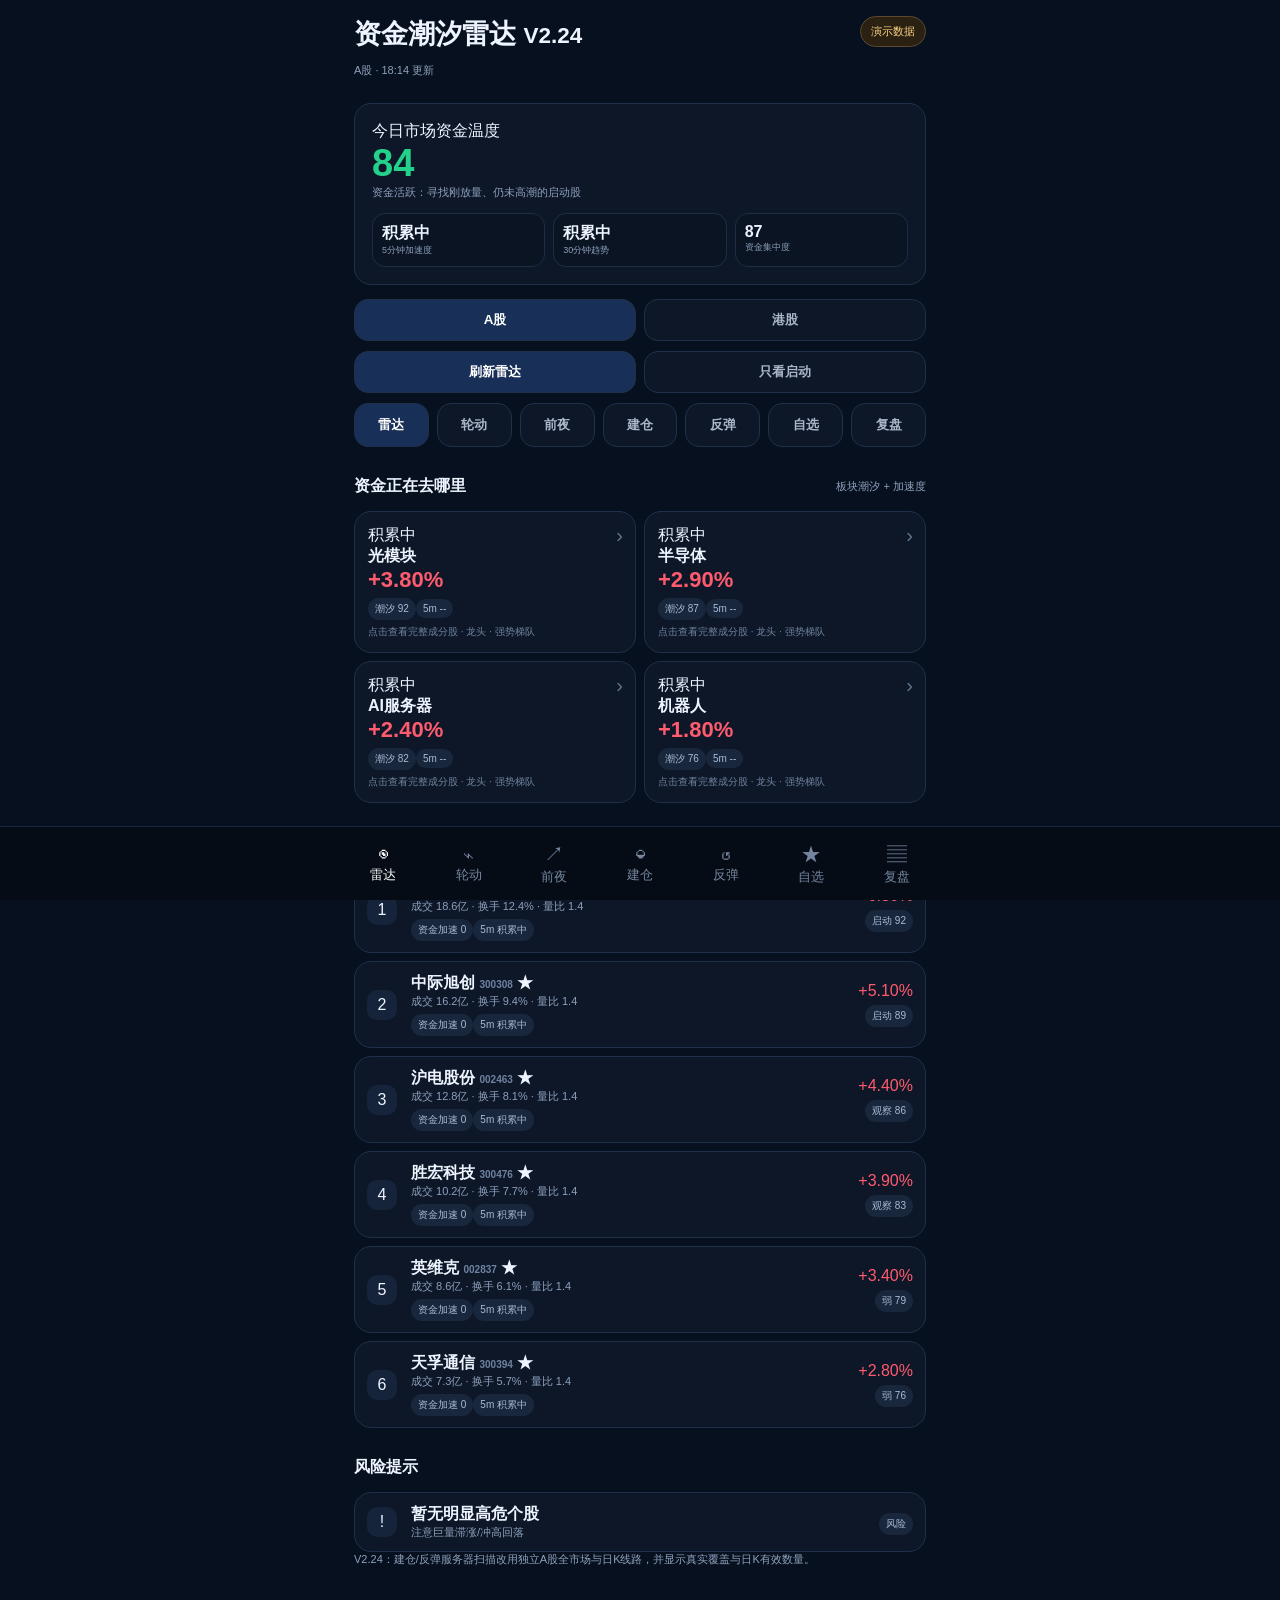
<file: fund-radar/index.html>
<!doctype html>
<html lang="zh-CN"><head><meta charset="utf-8"><meta name="viewport" content="width=device-width,initial-scale=1"><meta http-equiv="refresh" content="0;url=./v2.html"><title>资金潮汐雷达 V2</title></head><body style="background:#07101e;color:#eef4ff;font-family:-apple-system,BlinkMacSystemFont,'PingFang SC',sans-serif;padding:24px">正在进入资金潮汐雷达 V2…<script>location.replace('./v2.html'+location.search+location.hash)</script></body></html>
</file>
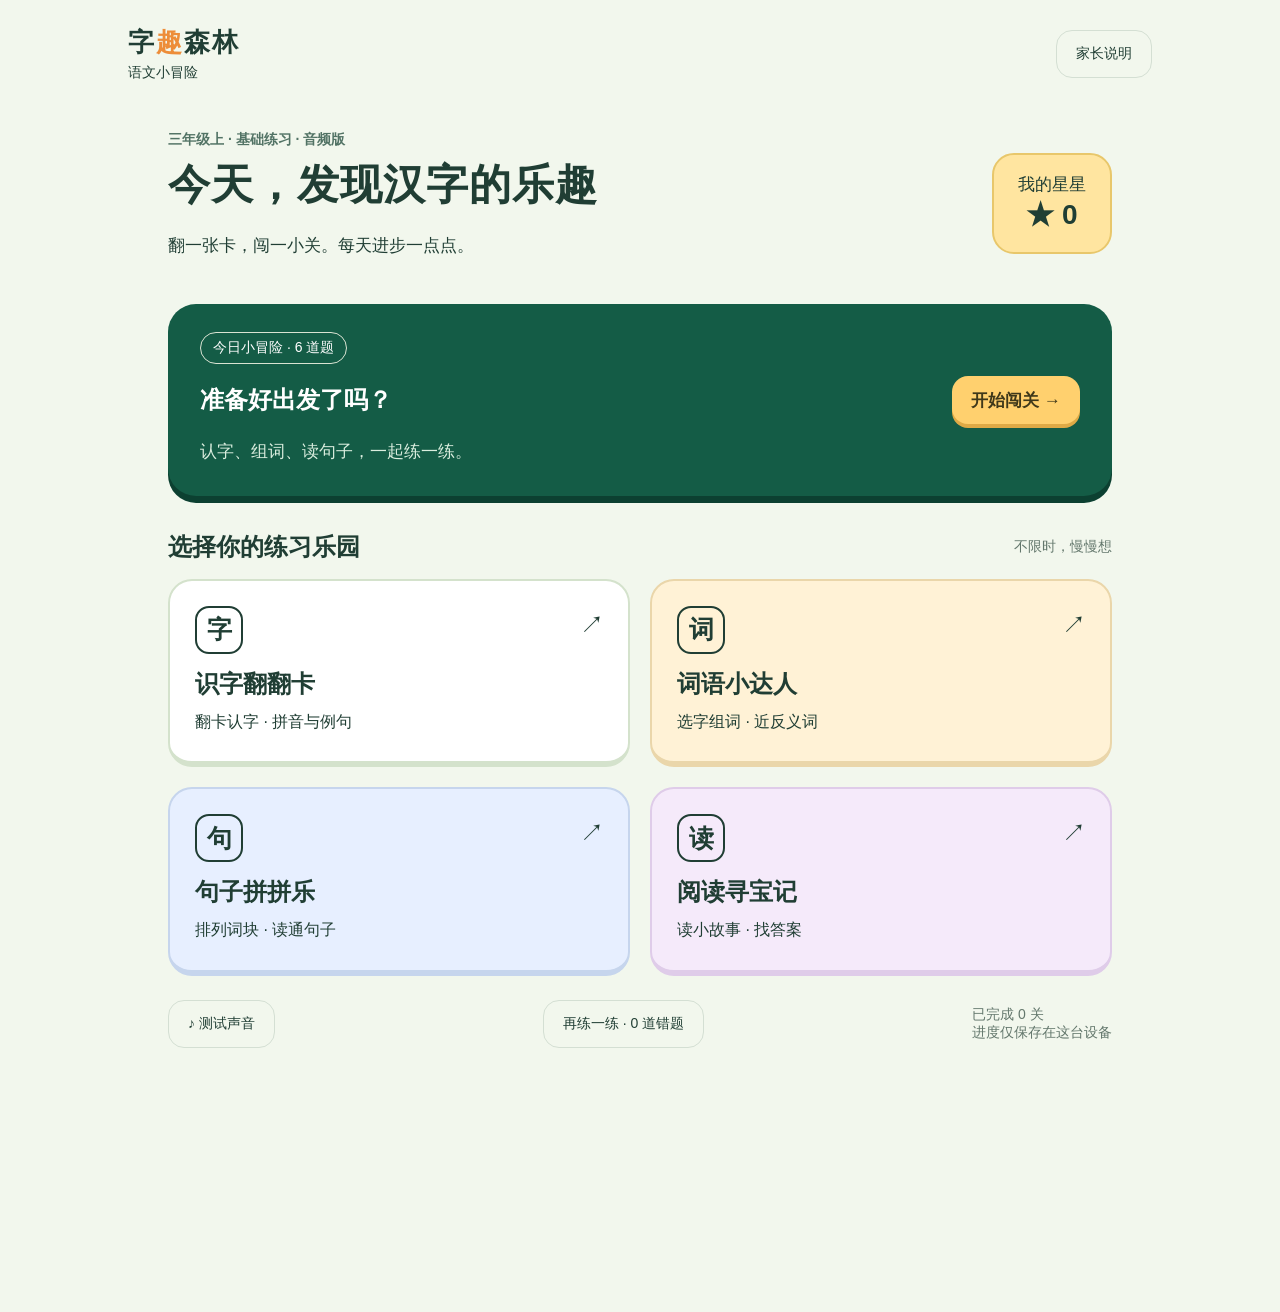
<file: hanzi-forest/index.html>
<!doctype html><html lang="zh-CN"><head><meta charset="UTF-8"><meta name="viewport" content="width=device-width,initial-scale=1,viewport-fit=cover"><meta name="theme-color" content="#145c46"><meta name="apple-mobile-web-app-capable" content="yes"><meta name="description" content="三年级语文基础小游戏：识字、词语、句子和阅读。"><title>字趣森林 · 语文小冒险</title><link rel="stylesheet" href="style.css?v=3"></head><body><header><a href="#" id="brand">字<span>趣</span>森林 <small>语文小冒险</small></a><button id="parent" class="quiet">家长说明</button></header><main id="app"></main><dialog id="info"><h2>每天一小关，慢慢学扎实</h2><p>面向三年级上学期的基础巩固，使用原创题目，不代表与学校教材逐课同步。</p><p>建议每天练习 10 分钟：先读识字卡，再玩一关，最后复习错题。读完短文，请孩子说说“我在哪里找到答案”。</p><p>星星和错题只保存在当前浏览器，不跨设备同步；清理浏览器数据会丢失。无需填写孩子姓名。</p><p>朗读使用随应用提供的中文音频，需要联网加载。点朗读后会显示播放器，也可直接按播放器的播放键；请打开媒体音量。</p><button id="closeInfo" class="primary">知道啦</button></dialog><aside id="reader" hidden aria-label="朗读控制"><span id="readerStatus" role="status"></span><audio id="voiceAudio" controls playsinline preload="none" aria-label="语音播放器"></audio><label>语速 <select id="readSpeed"><option value="0.75">慢速</option><option value="1" selected>正常</option></select></label><button onclick="stopReading()">停止朗读</button></aside><script src="audio-map.js?v=3"></script><script src="app.js?v=3"></script></body></html>
</file>
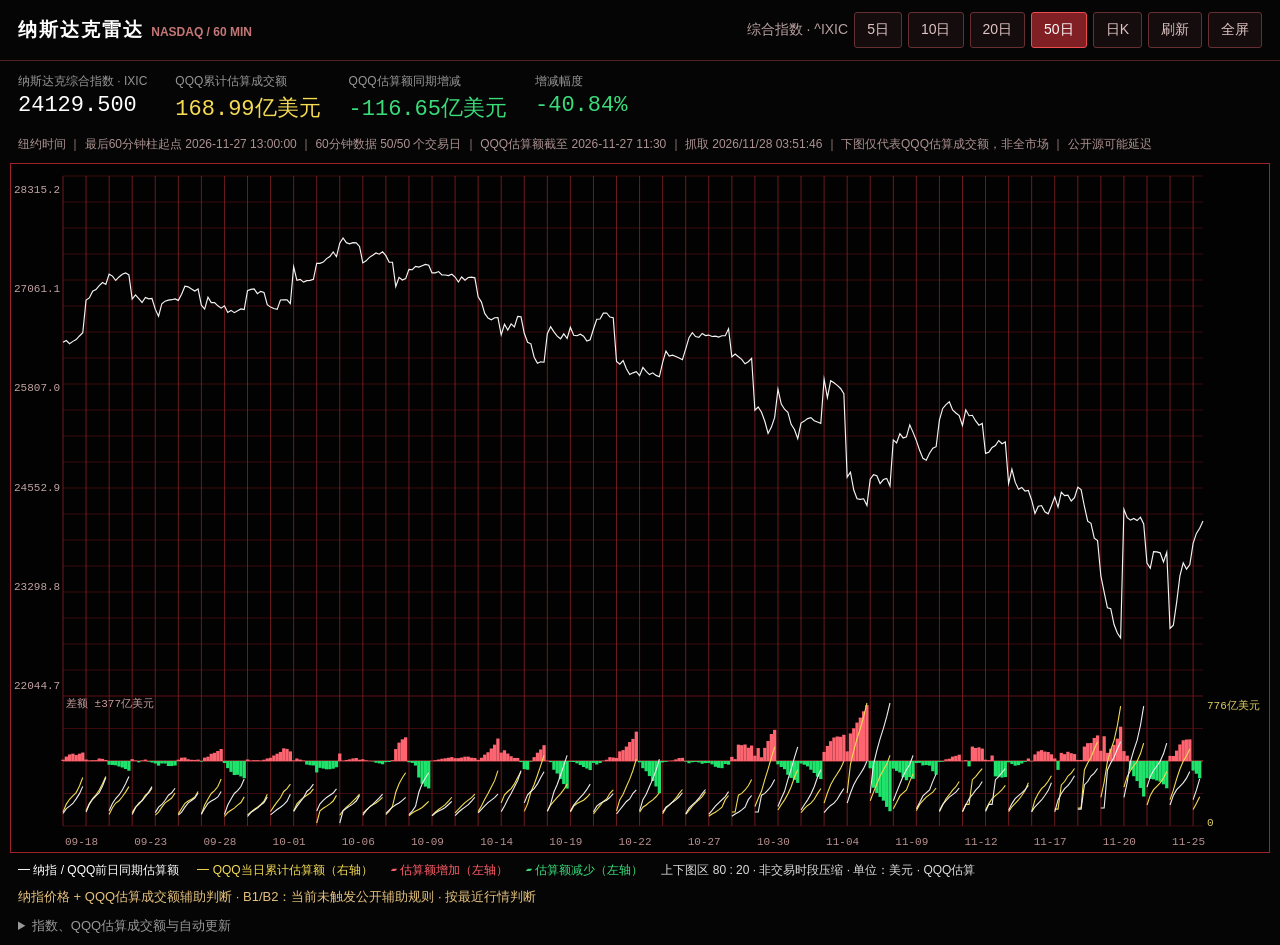
<file: nasdaq-radar/index.html>
<!doctype html><html lang="zh-CN"><head><meta charset="utf-8"><meta name="viewport" content="width=device-width,initial-scale=1,viewport-fit=cover"><meta name="theme-color" content="#050505"><meta name="apple-mobile-web-app-capable" content="yes"><meta name="apple-mobile-web-app-status-bar-style" content="black-translucent"><link rel="manifest" href="./manifest.webmanifest"><link rel="apple-touch-icon" href="./icon.png"><title>纳斯达克雷达 V2.0</title><style>
*{box-sizing:border-box}body{margin:0;background:#050505;color:#dedede;font:14px -apple-system,BlinkMacSystemFont,'Microsoft YaHei',sans-serif;padding:env(safe-area-inset-top) env(safe-area-inset-right) env(safe-area-inset-bottom) env(safe-area-inset-left)}header{padding:12px 18px;display:flex;align-items:center;justify-content:space-between;border-bottom:1px solid #512021;gap:12px;flex-wrap:wrap}h1{font-size:19px;margin:0;color:#fff;letter-spacing:2px}h1 small{font-size:12px;color:#c57777;letter-spacing:0}nav{display:flex;gap:6px;flex-wrap:wrap}button,select{border:1px solid #663033;background:#140c0d;color:#e0c4c4;padding:8px 12px;border-radius:3px;font:inherit;cursor:pointer}button.active{background:#812024;color:white;border-color:#ec4b50}button:disabled{opacity:.5}.metrics{display:flex;gap:28px;padding:12px 18px;flex-wrap:wrap}.metrics span{color:#969696;font-size:12px;display:block;margin-bottom:3px}.metrics strong{font:22px ui-monospace,Consolas,monospace;color:white}.red{color:#ff5d69!important}.green{color:#39dc79!important}.yellow{color:#f6dc55!important}#status{padding:0 18px 8px;font-size:12px;color:#ae9292;line-height:1.65}#chart{position:relative;height:calc(100dvh - 210px);min-height:440px;margin:0 10px;border:1px solid #9d2429}canvas{width:100%;height:100%;display:block;touch-action:pan-y}#tip{position:absolute;left:10px;top:10px;background:#190c0ded;border:1px solid #82363a;padding:8px;pointer-events:none;font:12px monospace;white-space:pre-line;display:none}.legend{display:flex;gap:18px;flex-wrap:wrap;padding:9px 18px;font-size:12px}details{margin:8px 18px;color:#999;line-height:1.8;font-size:13px}summary{cursor:pointer}a{color:#d9b4b4}#signal{padding:0 18px;color:#e6c17e;font-size:13px}@media(max-width:700px){header{padding:10px}h1{font-size:16px}nav{gap:4px}button,select{padding:7px 9px;font-size:13px}.metrics{padding:10px;gap:15px}.metrics strong{font-size:18px}#chart{margin:0 4px;height:calc(100dvh - 260px);min-height:390px}#status{padding:0 10px 8px}.legend{gap:9px;padding:8px 10px}}@media(orientation:landscape) and (max-height:600px){header{padding:5px 10px}.metrics{padding:4px 10px}.metrics strong{font-size:17px}#chart{height:calc(100dvh - 150px);min-height:220px}}
@media(max-width:700px){header nav{width:100%;min-width:0}.metrics{display:grid;grid-template-columns:repeat(2,minmax(0,1fr));gap:10px}#status{overflow-wrap:anywhere}body{overflow-x:hidden}}@media(orientation:landscape) and (max-height:600px){.metrics{display:flex}}
</style></head><body><header><h1>纳斯达克雷达 <small id="grain">NASDAQ / 60 MIN</small></h1><nav><span style="align-self:center;color:#baa0a0">综合指数 · ^IXIC</span><button data-n="5">5日</button><button data-n="10">10日</button><button data-n="20">20日</button><button class="active" data-n="50">50日</button><button id="mode">日K</button><button id="refresh">刷新</button><button id="full">全屏</button></nav></header><div class="metrics"><div><span id="indexName">指数</span><strong id="price">—</strong></div><div><span>QQQ累计估算成交额</span><strong class="yellow" id="amount">—</strong></div><div><span>QQQ估算额同期增减</span><strong id="delta">—</strong></div><div><span>增减幅度</span><strong id="pct">—</strong></div></div><div id="status">正在读取纳斯达克云端行情…</div><div id="chart"><canvas id="canvas"></canvas><div id="tip"></div></div><div class="legend"><span style="color:white">━ 纳指 / QQQ前日同期估算额</span><span class="yellow">━ QQQ当日累计估算额（右轴）</span><span class="red">▰ 估算额增加（左轴）</span><span class="green">▰ 估算额减少（左轴）</span><span>上下图区 80 : 20 · 非交易时段压缩 · 单位：美元 · QQQ估算</span></div><div id="signal"></div><details><summary>指数、QQQ估算成交额与自动更新</summary><p>上图：纳斯达克综合指数 ^IXIC（不是纳斯达克100，也不是QQQ）。默认50个实际交易日使用60分钟OHLC；5/10/20日保持5分钟粒度，日K可显示50日。50日视图的最后一根常规柱起点为15:30，覆盖收盘前30分钟。公开源5分钟历史不足50日，不用拼接或插值伪造。各模式均为实际交易日，压缩非交易时段，不插值、不把日线伪装成分钟线。仅使用纽约常规交易时段，纽约时区处理夏令时。柱时间为区间起点，例如15:55柱覆盖收盘前最后5分钟。</p><p>下图：QQQ ETF的估算成交额，单位美元，仅代表QQQ，不是纳斯达克全市场成交额或资金净流入。每根当前粒度K线按（开盘价+最高价+最低价+收盘价）÷4×该柱成交股数估算，再逐柱累计。K线均价不等于真实逐笔成交均价，因此这是估算金额，不能当成交易所精确成交额。与QQQ前一实际交易日同一纽约时刻的估算累计额比较；红色增加、绿色减少，黄色当日累计、白色前日同期。累计线使用右轴，差额使用左轴。缺失柱不补零、不沿用旧版纳指成交量。</p><p>云端每15分钟尝试更新，UTC 13:09至22:54覆盖美股冬夏令时交易窗口。GitHub调度和公开行情源可能延迟，以页面显示的行情截至时间为准。电脑无需开机，手机和平板可在任意网络访问。节假日、提前收市以实际返回数据为准。休市后显示最近一个交易日，不冒充今日行情。</p><p>B1/B2为公开辅助规则：B1=前日收盘在MA5下，当日重新站上MA5且QQQ同期估算额增长；B2=此前5日有B1，当日突破此前5日最高价且QQQ同期估算额增长。未收盘仅为候选，无胜率承诺。该辅助规则跨用纳指价格与QQQ估算金额，并非同一标的的量价验证；尚未回测。底图仅累计QQQ当前粒度的估算额。60分钟与5分钟K线均价不同，因此切换粒度时估算金额可能变化，不应视作精确成交额差异。</p><p>Safari中点击共享→添加到主屏幕。页面不提供后台通知。数据来源：<a href="https://finance.yahoo.com/quote/%5EIXIC/" target="_blank">Yahoo Finance 纳斯达克综合指数</a> · <a href="https://finance.yahoo.com/quote/QQQ/" target="_blank">QQQ行情</a> · <a href="https://www.nasdaq.com/market-activity/index/comp" target="_blank">Nasdaq指数资料</a></p></details><script>
let data=null,n=50,source='nasdaq',daily=false,points=[],view=[],amountMap=new Map(),hover=-1;const $=s=>document.querySelector(s),cv=$('#canvas'),ctx=cv.getContext('2d');const money=x=>Number.isFinite(x)?(x/1e8).toLocaleString('zh-CN',{maximumFractionDigits:2})+'亿美元':'缺失';
function groups(rows){let g={};for(const r of rows||[])(g[r.t.slice(0,10)]??=[]).push(r);return g}
function buildAmounts(){amountMap.clear();if(data.metric!=='qqq_estimated_turnover')return;const g=groups(n>20?data.amount50:data.amount),days=Object.keys(g).sort();for(let i=0;i<days.length;i++){const rows=g[days[i]],tm=new Map(rows.map(r=>[r.t.slice(11,16),r])),pm=new Map((g[days[i-1]]||[]).map(r=>[r.t.slice(11,16),r]));const end=rows.at(-1).t.slice(11,16);let sum=0,old=0,valid=true,base=true;for(let m=570;m<960;m+=(n>20?60:5)){const t=String(Math.floor(m/60)).padStart(2,'0')+':'+String(m%60).padStart(2,'0');if(t>end)break;const r=tm.get(t),p=pm.get(t);if(!r)valid=false;if(!p)base=false;if(r)sum+=r.a;if(p)old+=p.a;if(r)amountMap.set(days[i]+' '+t,{a:valid?sum:null,b:base?old:null,d:valid&&base?sum-old:null});}}}
function signals(rows){let notes=[];let b1=[];for(let i=5;i<rows.length;i++){const r=rows[i],p=rows[i-1],ma=rows.slice(i-4,i+1).reduce((s,x)=>s+x.c,0)/5,pm=rows.slice(i-5,i).reduce((s,x)=>s+x.c,0)/5;let ar=[...amountMap].filter(([t])=>t.startsWith(r.t.slice(0,10))).pop()?.[1],up=ar?.d>0;let one=p.c<pm&&r.c>=ma&&up;if(one)b1.push(i);let two=b1.some(j=>j<i&&i-j<=5)&&r.c>Math.max(...rows.slice(i-5,i).map(x=>x.h))&&up;if(i===rows.length-1)notes.push(two?'B2 候选：突破前5日高点并放量':one?'B1 候选：重新站上MA5并放量':'B1/B2：当前未触发公开辅助规则');}return notes.join('')||'B1/B2：有效日线不足';}
function update(){if(!data)return;source=n>20?'nasdaq50':'nasdaq';const grain=n>20?60:5;$('#grain').textContent='NASDAQ / '+grain+' MIN';buildAmounts();const all=data.series[source]||[],g=groups(all),days=Object.keys(g).sort().slice(-n);view=(daily?(data.daily[source]||[]).slice(-n):all.filter(r=>days.includes(r.t.slice(0,10))));points=view;const last=all.at(-1),a=[...amountMap].filter(([t])=>t.startsWith(last?.t.slice(0,10)||'!')&&t<=(last?.t.slice(0,16)||'')).pop();$('#indexName').textContent='纳斯达克综合指数 · IXIC';$('#price').textContent=last?last.c.toFixed(3):'缺失';$('#amount').textContent=money(a?.[1].a);let d=a?.[1].d;$('#delta').textContent=d==null?'同期数据缺失':(d>=0?'+':'')+money(d);$('#pct').textContent=d==null||!a[1].b?'—':(d>=0?'+':'')+(d/a[1].b*100).toFixed(2)+'%';for(let id of ['delta','pct'])$('#'+id).className=d>=0?'red':'green';$('#status').textContent=`纽约时间 ｜ ${data.busy?'正在读取… · ':''}最后${grain}分钟柱起点 ${last?.t||'尚未取得'} ｜ ${daily?'日K':`${grain}分钟数据 ${days.length}/${n} 个交易日`} ｜ QQQ估算额截至 ${a?.[0]||'缺失'} ｜ 抓取 ${data.updated?new Date(data.updated).toLocaleString('zh-CN',{hour12:false}):'等待中'}${data.errors?.length?' ｜ '+data.errors.join('；'):''}${days.length<n?' ｜ 实际交易日不足':''} ｜ 下图仅代表QQQ估算成交额，非全市场 ｜ 公开源可能延迟` ;$('#signal').textContent='纳指价格 + QQQ估算成交额辅助判断 · '+signals(data.daily[source]||[])+' · '+(last?.t.slice(0,10)===new Date().toLocaleDateString('sv-SE',{timeZone:'America/New_York'})&&Number(new Intl.DateTimeFormat('en-US',{timeZone:'America/New_York',hour:'2-digit',hourCycle:'h23'}).format(new Date()))<16?'盘中仅为候选':'按最近行情判断');$('#refresh').disabled=data.busy;draw();}
function draw(){const rect=cv.getBoundingClientRect(),w=rect.width,h=rect.height,dpr=devicePixelRatio||1;cv.width=w*dpr;cv.height=h*dpr;ctx.setTransform(dpr,0,0,dpr,0,0);ctx.fillStyle='#020202';ctx.fillRect(0,0,w,h);let L=52,R=w-66,T=12,B=h-26,split=T+(B-T)*.8,N=points.length;let x=i=>L+(R-L)*i/Math.max(1,N-1);ctx.font='11px monospace';ctx.lineWidth=.6;ctx.strokeStyle='#641215';for(let i=0;i<=20;i++){let y=T+(split-T)*i/20;ctx.beginPath();ctx.moveTo(L,y);ctx.lineTo(R,y);ctx.stroke()}let days=[...new Set(points.map(r=>r.t.slice(0,10)))];for(let day of days){let i=points.findIndex(r=>r.t.startsWith(day));ctx.strokeStyle='#b22c30';ctx.beginPath();ctx.moveTo(x(i),T);ctx.lineTo(x(i),B);ctx.stroke();ctx.fillStyle='#b99090';if(days.indexOf(day)%Math.max(1,Math.ceil(days.length/Math.max(2,Math.floor((R-L)/60))))===0)ctx.fillText(day.slice(5),x(i)+2,h-7)}for(let i=0;i<=4;i++){let y=split+(B-split)*i/4;ctx.strokeStyle='#641215';ctx.beginPath();ctx.moveTo(L,y);ctx.lineTo(R,y);ctx.stroke()}
if(!N){ctx.fillStyle='#c59c9c';ctx.fillText('等待真实行情…',L+20,T+60);return}let lo=Math.min(...points.map(r=>daily?r.l:r.c)),hi=Math.max(...points.map(r=>daily?r.h:r.c)),pad=(hi-lo||hi*.01)*.12;lo-=pad;hi+=pad;let y=v=>split-10-(v-lo)/(hi-lo)*(split-T-24);ctx.fillStyle='#c2a3a3';for(let i=0;i<=5;i++){let v=lo+(hi-lo)*i/5;ctx.fillText(v.toFixed(1),3,y(v)+3)}if(daily){points.forEach((r,i)=>{ctx.strokeStyle=r.c>=r.o?'#ff6369':'#26dc78';ctx.fillStyle=ctx.strokeStyle;ctx.beginPath();ctx.moveTo(x(i),y(r.h));ctx.lineTo(x(i),y(r.l));ctx.stroke();let bw=Math.min(14,(R-L)/N*.55);ctx.fillRect(x(i)-bw/2,Math.min(y(r.o),y(r.c)),bw,Math.max(1,Math.abs(y(r.o)-y(r.c))))})}else{ctx.strokeStyle='#f4f4f4';ctx.lineWidth=1.15;ctx.beginPath();points.forEach((r,i)=>i?ctx.lineTo(x(i),y(r.c)):ctx.moveTo(x(i),y(r.c)));ctx.stroke()}
let ars=points.map(r=>{if(!daily)return amountMap.get(r.t.slice(0,16));let a=[...amountMap].filter(([t])=>t.startsWith(r.t.slice(0,10))).pop();return a?.[1]});let maxA=Math.max(1,...ars.map(a=>Math.max(a?.a||0,a?.b||0))),maxD=Math.max(1,...ars.map(a=>Math.abs(a?.d||0))),mid=split+(B-split)*.5;let yd=v=>mid-v/maxD*(B-split)*.43,ya=v=>B-3-v/maxA*(B-split-10);ctx.strokeStyle='#be4147';ctx.beginPath();ctx.moveTo(L,mid);ctx.lineTo(R,mid);ctx.stroke();ars.forEach((a,i)=>{if(a?.d==null)return;ctx.strokeStyle=a.d>=0?'#ff6571':'#20e36b';ctx.lineWidth=Math.max(1,(R-L)/N);ctx.beginPath();ctx.moveTo(x(i),mid);ctx.lineTo(x(i),yd(a.d));ctx.stroke()});for(let [key,color] of [['a','#f3db52'],['b','#eeeeee']]){ctx.strokeStyle=color;ctx.lineWidth=1.1;ctx.beginPath();let connected=false;ars.forEach((a,i)=>{if(a?.[key]==null){connected=false;return}if(!daily&&i&&points[i].t.slice(0,10)!==points[i-1].t.slice(0,10))connected=false;if(connected)ctx.lineTo(x(i),ya(a[key]));else ctx.moveTo(x(i),ya(a[key]));connected=true});ctx.stroke()}ctx.fillStyle='#c99c9c';ctx.fillText('差额 ±'+(maxD/1e8).toFixed(0)+'亿美元',L+3,split+11);ctx.fillStyle='#dfce62';ctx.fillText((maxA/1e8).toFixed(0)+'亿美元',R+4,split+13);ctx.fillText('0',R+4,B);if(hover>=0&&hover<N){ctx.strokeStyle='#967b7b';ctx.lineWidth=1;ctx.setLineDash([3,4]);ctx.beginPath();ctx.moveTo(x(hover),T);ctx.lineTo(x(hover),B);ctx.stroke();ctx.setLineDash([]);let a=ars[hover];$('#tip').style.display='block';$('#tip').textContent=points[hover].t+'\n指数 '+points[hover].c.toFixed(3)+'\n当日 '+money(a?.a)+' / 昨日 '+money(a?.b)+'\n差额 '+money(a?.d);}else $('#tip').style.display='none';}
async function load(){try{let r;try{r=await fetch('https://raw.githubusercontent.com/maxzhou1986-debug/Maxzzz/main/nasdaq-radar/qqq-estimated.json.gz?t='+Date.now(),{cache:'no-store'});if(!r.ok)throw Error('HTTP '+r.status);}catch(e){r=await fetch('./qqq-estimated.json.gz?t='+Date.now(),{cache:'no-store'});}if(!r.ok)throw Error('HTTP '+r.status);const stream=new Response(await r.arrayBuffer()).body.pipeThrough(new DecompressionStream('gzip'));data=await new Response(stream).json();update();}catch(e){$('#status').textContent='行情读取失败，保留上次图表：'+e.message;}}
document.querySelectorAll('[data-n]').forEach(b=>b.onclick=()=>{n=+b.dataset.n;document.querySelectorAll('[data-n]').forEach(x=>x.classList.toggle('active',x===b));update()});$('#mode').onclick=()=>{daily=!daily;$('#mode').classList.toggle('active',daily);update()};$('#refresh').onclick=()=>load(true);$('#full').onclick=()=>{if(document.fullscreenElement)document.exitFullscreen();else if($('#chart').requestFullscreen)$('#chart').requestFullscreen();else alert('Safari可通过共享菜单添加到主屏幕。')};cv.onpointermove=e=>{hover=Math.max(0,Math.min(points.length-1,Math.round((e.clientX-cv.getBoundingClientRect().left-52)/(cv.clientWidth-118)*(points.length-1))));draw()};cv.onpointerleave=()=>{hover=-1;draw()};new ResizeObserver(draw).observe($('#chart'));load();setInterval(()=>load(),60000);
</script></body></html>
</file>
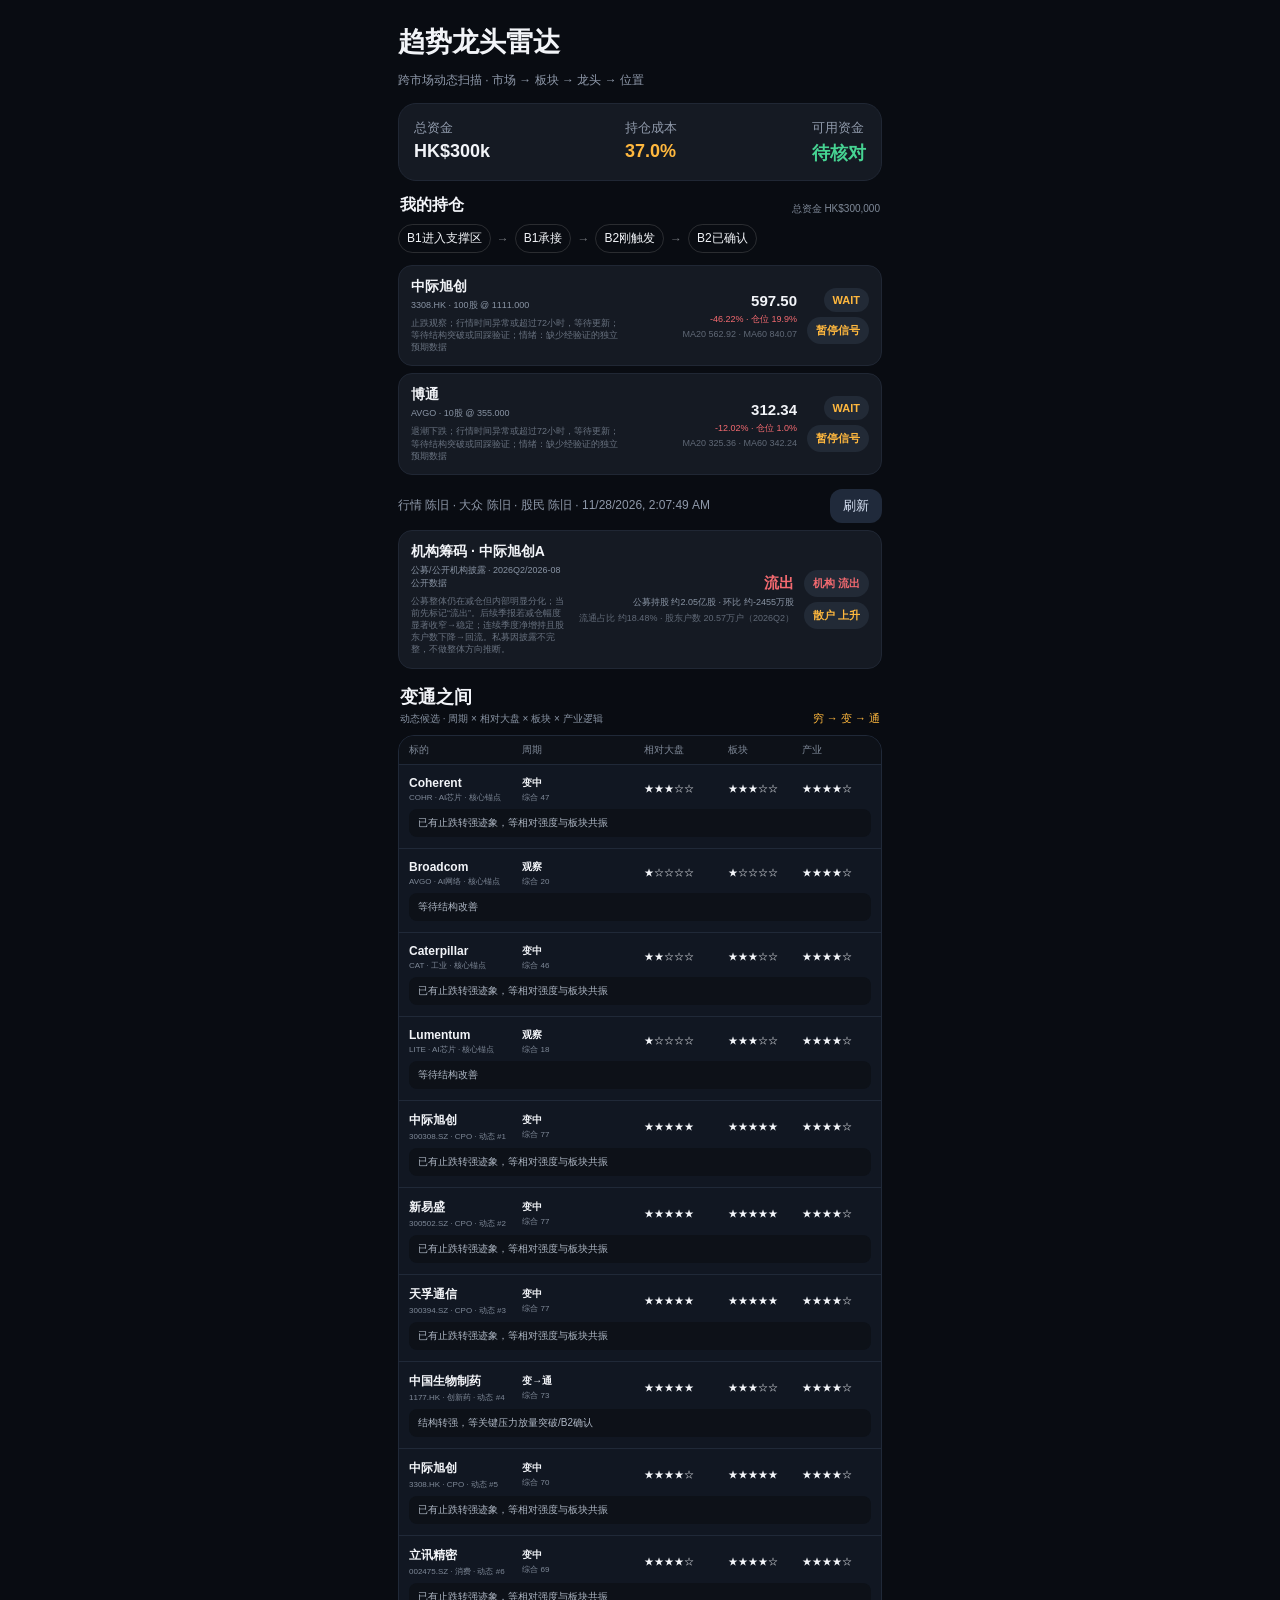
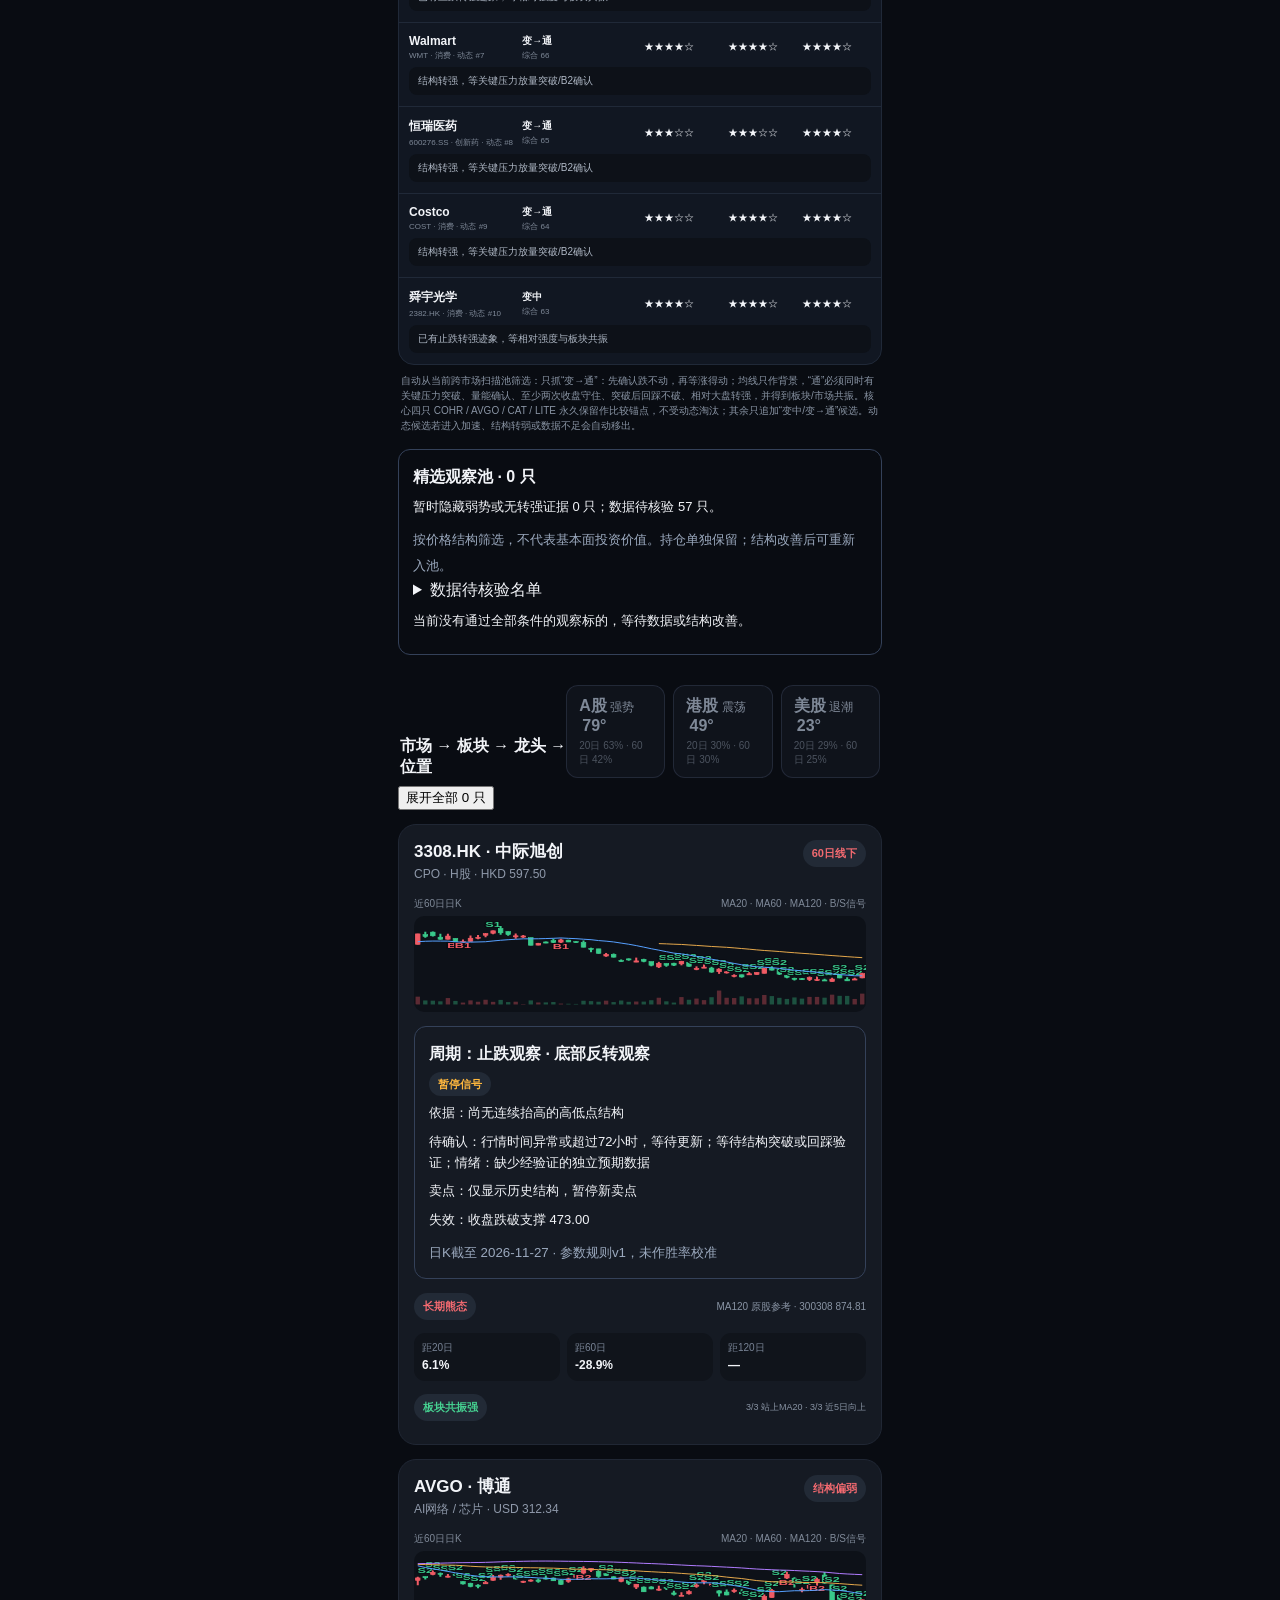
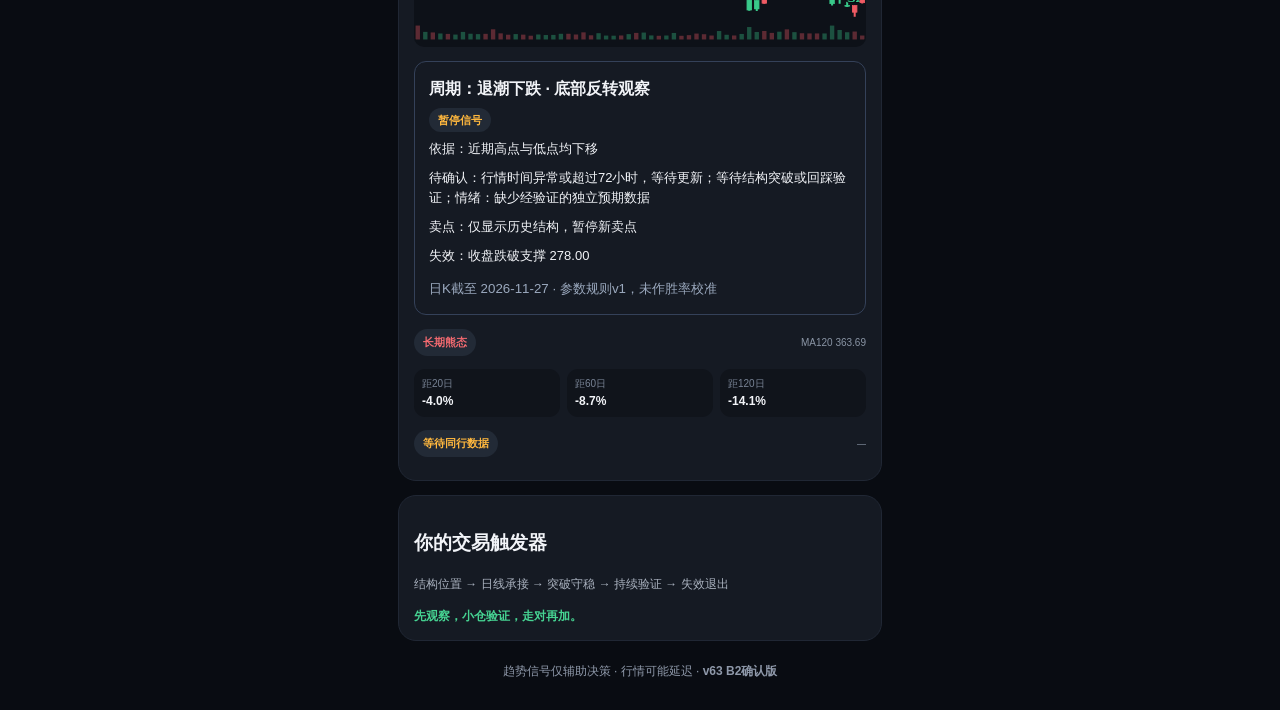
<file: trend-radar-live/index.html>
<!doctype html><html lang="zh-CN"><head><base href="../trend-radar/"><meta charset="utf-8"><meta name="viewport" content="width=device-width,initial-scale=1,viewport-fit=cover"><meta name="theme-color" content="#090c12"><link rel="manifest" href="./manifest.json"><link rel="stylesheet" href="./style.css?v=61"><title>趋势龙头雷达</title></head><body><main><header><h1>趋势龙头雷达</h1><p>跨市场动态扫描 · 市场 → 板块 → 龙头 → 位置</p></header><section class="account"><div><small>总资金</small><b>HK$300k</b></div><div><small>持仓成本</small><b class="amber">37.0%</b></div><div><small>可用资金</small><b class="green">待核对</b></div></section><section id="portfolio"></section><div class="toolbar"><span id="updated">等待行情</span><button id="refresh">刷新</button></div><section id="institutional"></section><section id="between"></section><section id="opportunities"></section><section id="stocks"></section><section class="rule"><h3>你的交易触发器</h3><p>结构位置 → 日线承接 → 突破守稳 → 持续验证 → 失效退出</p><b>先观察，小仓验证，走对再加。</b></section><footer>趋势信号仅辅助决策 · 行情可能延迟 · <b>v63 B2确认版</b></footer></main><script src="./institution.js?v=56"></script><script src="./charts.js?v=55"></script><script src="./cycle-engine.js?v=55"></script><script src="./app.js?v=63"></script></body></html>
</file>
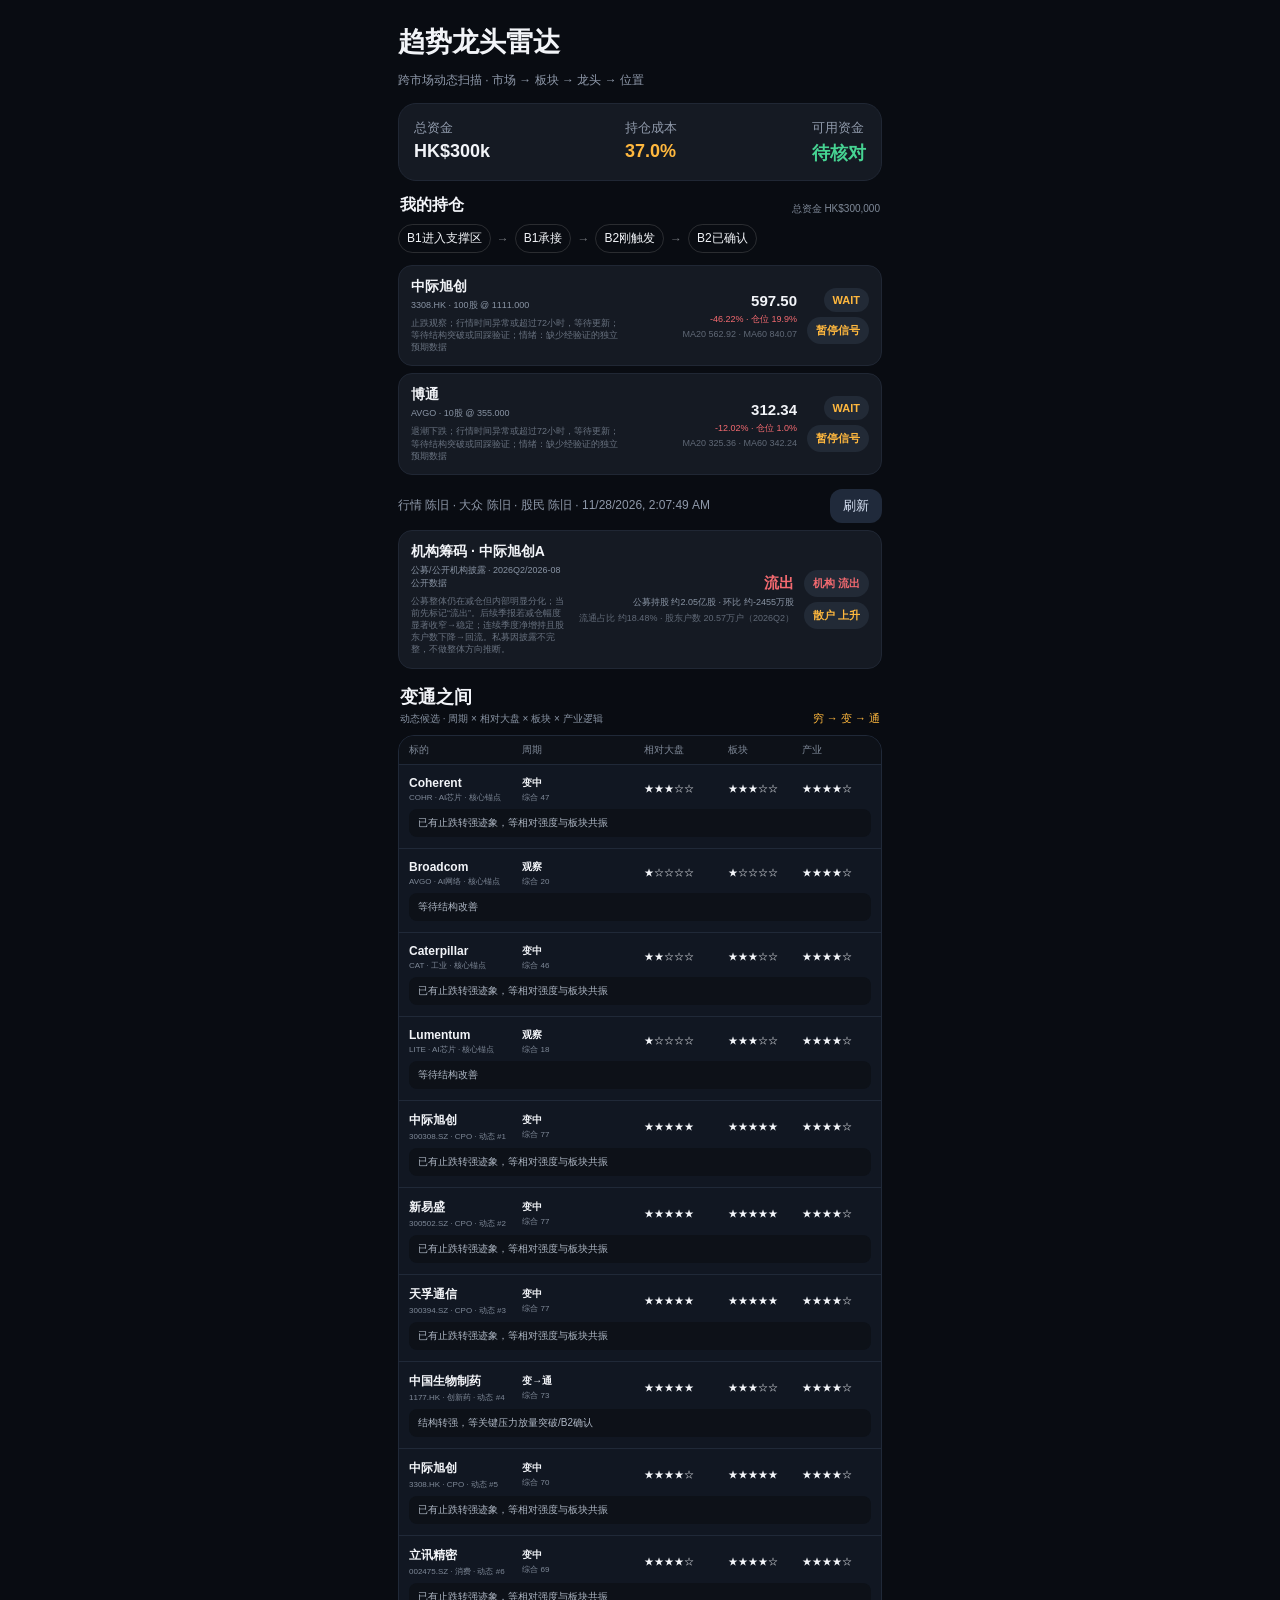
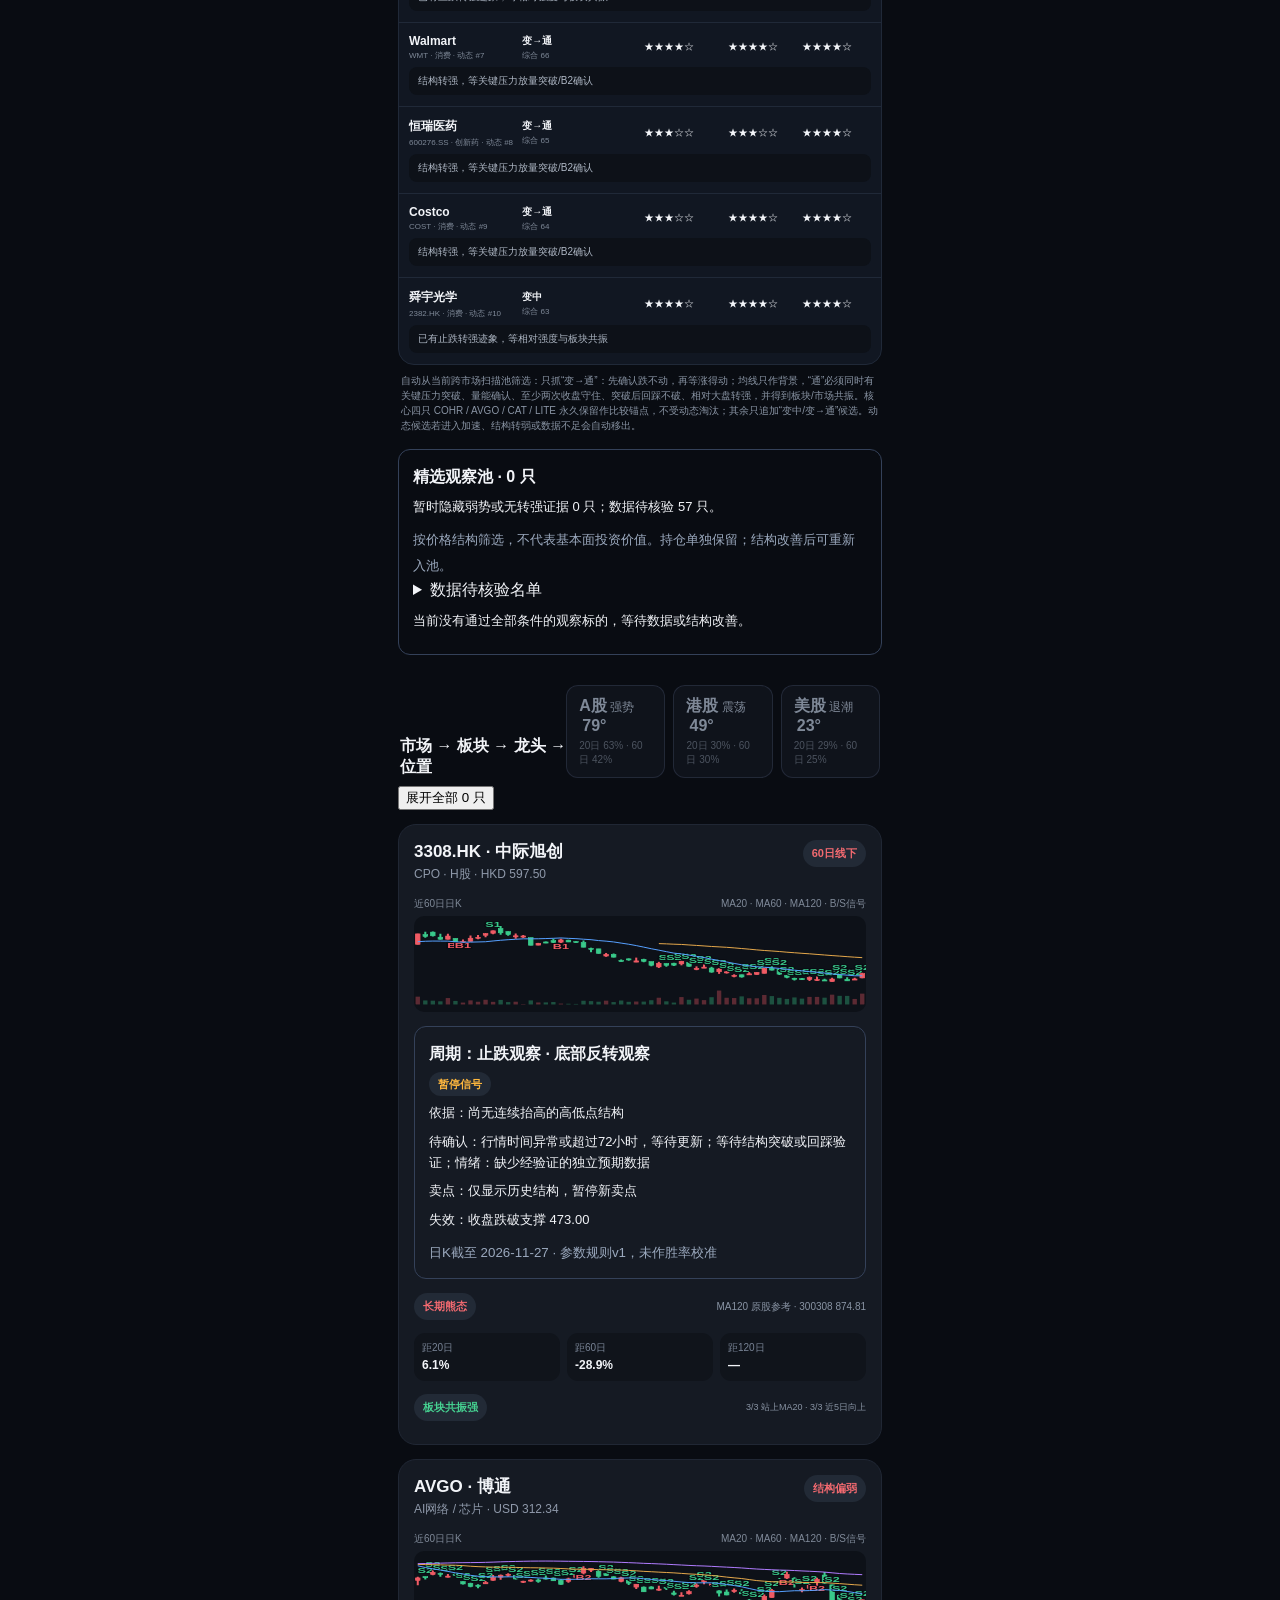
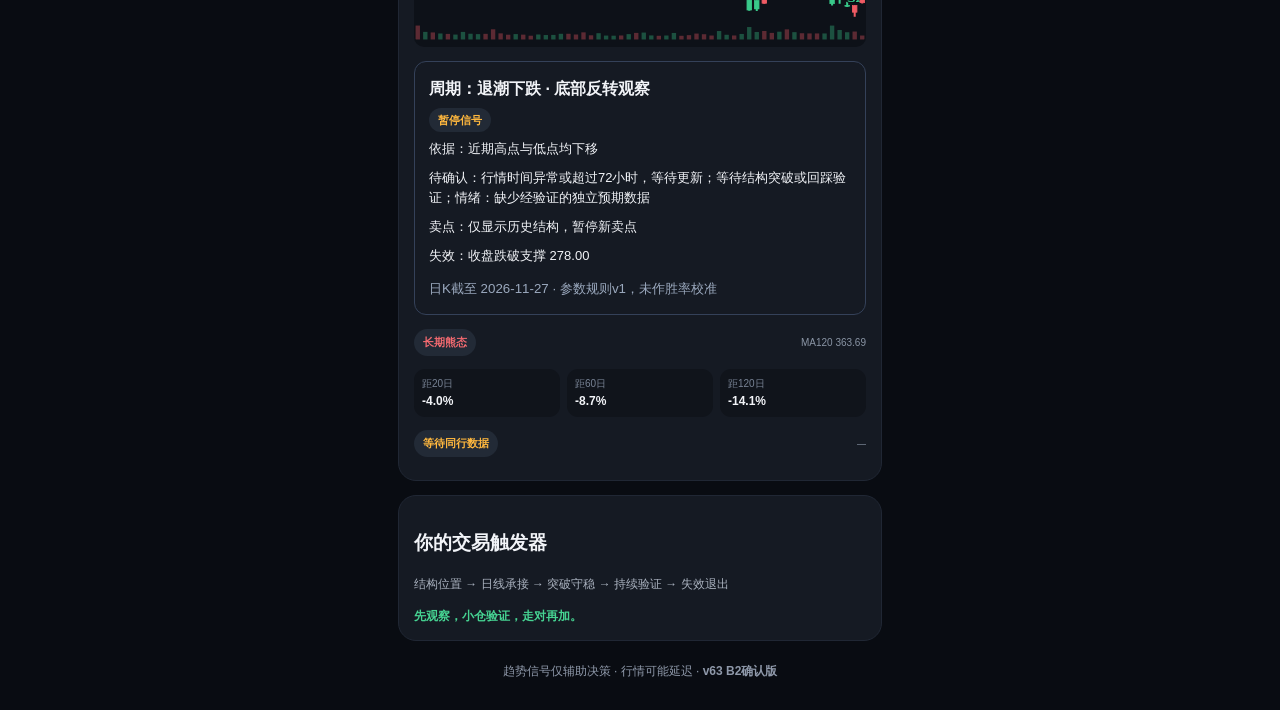
<file: trend-radar/index.html>
<!doctype html><html lang="zh-CN"><head><meta charset="utf-8"><meta name="viewport" content="width=device-width,initial-scale=1,viewport-fit=cover"><meta name="theme-color" content="#090c12"><link rel="manifest" href="./manifest.json"><link rel="stylesheet" href="./style.css?v=61"><title>趋势龙头雷达</title></head><body><main><header><h1>趋势龙头雷达</h1><p>跨市场动态扫描 · 市场 → 板块 → 龙头 → 位置</p></header><section class="account"><div><small>总资金</small><b>HK$300k</b></div><div><small>持仓成本</small><b class="amber">37.0%</b></div><div><small>可用资金</small><b class="green">待核对</b></div></section><section id="portfolio"></section><div class="toolbar"><span id="updated">等待行情</span><button id="refresh">刷新</button></div><section id="institutional"></section><section id="between"></section><section id="opportunities"></section><section id="stocks"></section><section class="rule"><h3>你的交易触发器</h3><p>结构位置 → 日线承接 → 突破守稳 → 持续验证 → 失效退出</p><b>先观察，小仓验证，走对再加。</b></section><footer>趋势信号仅辅助决策 · 行情可能延迟 · <b>v63 B2确认版</b></footer></main><script src="./institution.js?v=56"></script><script src="./charts.js?v=55"></script><script src="./cycle-engine.js?v=55"></script><script src="./app.js?v=63"></script></body></html>
</file>
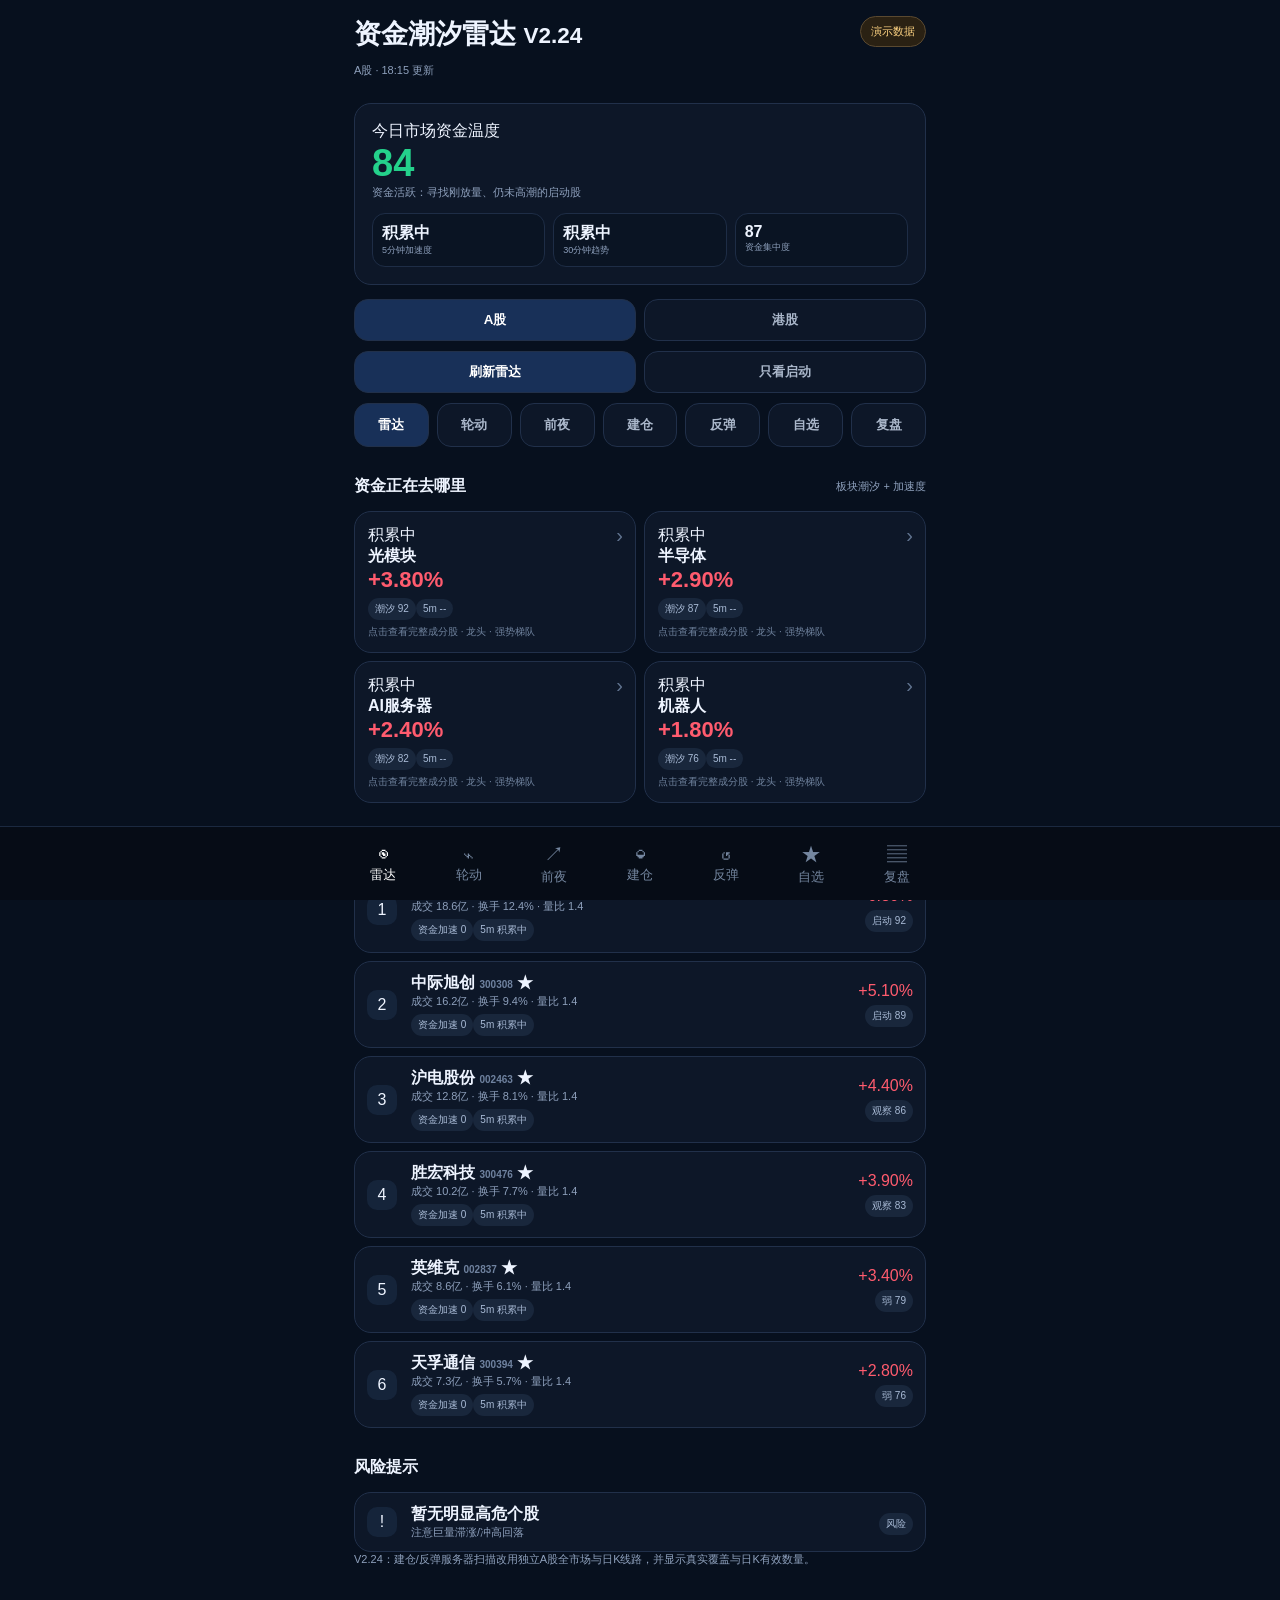
<file: fund-radar/v2.html>
<!doctype html><html lang="zh-CN"><head><meta charset="utf-8"/><meta name="viewport" content="width=device-width,initial-scale=1,viewport-fit=cover"/><meta name="theme-color" content="#07101e"/><meta name="apple-mobile-web-app-capable" content="yes"/><meta name="apple-mobile-web-app-status-bar-style" content="black-translucent"/><meta name="apple-mobile-web-app-title" content="资金雷达 V2"/><link rel="manifest" href="./manifest.webmanifest"/><link rel="icon" href="./icon.svg" type="image/svg+xml"/><title>资金潮汐雷达 V2</title><style>:root{--bg:#07101e;--panel:#0d1728;--line:#21304a;--txt:#eef4ff;--muted:#8ea0bc;--green:#24d18b;--red:#ff5b6e;--amber:#ffcc66}*{box-sizing:border-box}html{background:var(--bg)}body{margin:0;background:#07101e;color:var(--txt);font-family:-apple-system,BlinkMacSystemFont,"PingFang SC",Arial,sans-serif}.app{max-width:600px;margin:auto;min-height:100vh;padding:calc(env(safe-area-inset-top) + 16px) 14px 100px}.top{display:flex;justify-content:space-between}.brand h1{font-size:27px;margin:0 0 5px}.brand p,.meta,.mini,.notice,.st span{color:var(--muted);font-size:11px}.live{font-size:11px;padding:7px 10px;border:1px solid #28533f;border-radius:999px;background:#0c241b;color:#7bf0b8;height:max-content}.live.off{border-color:#5a4930;background:#2a2113;color:#ffd483}.hero,.card,.row,.path,.empty,.reviewRow{background:#0d1728;border:1px solid var(--line);border-radius:17px}.hero{padding:17px;margin:14px 0}.big{font-size:38px;font-weight:800;color:var(--green)}.metrics,.seg,.subtabs,.grid,.reviewMetrics{display:grid;gap:8px}.metrics{grid-template-columns:repeat(3,1fr);margin-top:13px}.metric{background:#0a1423;border:1px solid #1e2d46;border-radius:13px;padding:9px}.metric span{display:block;font-size:9px;color:var(--muted)}.seg{grid-template-columns:1fr 1fr}.subtabs{grid-template-columns:repeat(4,1fr);margin:10px 0}.seg button,.toolbar button,.subtabs button{border:1px solid var(--line);background:#0d1728;color:#aab7ca;border-radius:14px;padding:11px 7px;font-weight:700}.seg button.active,.subtabs button.active,.toolbar .primary{background:#183058;color:white}.toolbar{display:flex;gap:8px;margin-top:10px}.toolbar button{flex:1}.section{margin-top:16px}.st{display:flex;justify-content:space-between;align-items:center}.st h2{font-size:16px}.grid{grid-template-columns:repeat(2,1fr)}.reviewMetrics{grid-template-columns:repeat(2,1fr)}.card{padding:13px}.card strong{display:block}.up{color:var(--red)}.down{color:var(--green)}.tag,.tiny,.scorepill{display:inline-block;font-size:10px;border-radius:999px;padding:4px 7px;background:#19273c;color:#a9bbd6;margin-top:5px}.list{display:flex;flex-direction:column;gap:8px}.row,.reviewRow{display:grid;grid-template-columns:34px 1fr auto;gap:10px;align-items:center;padding:11px 12px}.reviewRow{grid-template-columns:1fr auto}.rank{width:30px;height:30px;border-radius:10px;background:#15243a;display:grid;place-items:center}.right{text-align:right}.name{font-weight:750}.watchAdd{display:flex;gap:8px}.watchAdd input{flex:1;background:#0d1728;border:1px solid var(--line);border-radius:12px;color:#fff;padding:11px}.watchAdd button{border:1px solid #31578d;background:#17365f;color:#fff;border-radius:12px}.path,.empty{padding:13px}.hide{display:none!important}.bottom{position:fixed;left:0;right:0;bottom:0;background:#060c16;border-top:1px solid #1b2940;padding:7px 12px calc(env(safe-area-inset-bottom) + 7px)}.nav{max-width:600px;margin:auto;display:grid;grid-template-columns:repeat(4,1fr)}.nav button{background:transparent;border:0;color:#74869f;padding:7px}.nav button.active{color:#fff}.ico{display:block;font-size:20px}</style></head><body><div class="app"><div class="top"><div class="brand"><h1>资金潮汐雷达 <small>V2.24</small></h1><p id="stamp">A股 + 港股 · 资金加速度</p></div><div id="liveBadge" class="live off">数据准备中</div></div><div class="hero"><div class="kicker">今日市场资金温度</div><div id="marketScore" class="big">--</div><div id="marketText" class="mini">正在读取行情</div><div class="metrics"><div class="metric"><b id="m5">--</b><span>5分钟加速度</span></div><div class="metric"><b id="m30">--</b><span>30分钟趋势</span></div><div class="metric"><b id="focus">--</b><span>资金集中度</span></div></div></div><div class="seg"><button id="btnA" class="active" onclick="switchMarket('A')">A股</button><button id="btnHK" onclick="switchMarket('HK')">港股</button></div><div class="toolbar"><button class="primary" onclick="refreshAll()">刷新雷达</button><button onclick="toggleOnlyStart()" id="startBtn">只看启动</button></div><div class="subtabs"><button id="tabRadar" class="active" onclick="showTab('radar')">雷达</button><button id="tabFlow" onclick="showTab('flow')">轮动</button><button id="tabNight" onclick="showTab('night')">前夜</button><button id="tabWatch" onclick="showTab('watch')">自选</button></div><div id="panelRadar"><div class="section"><div class="st"><h2>资金正在去哪里</h2><span>板块潮汐 + 加速度</span></div><div id="sectorGrid" class="grid"></div></div><div class="section"><div class="st"><h2>启动候选 Top 10</h2></div><div id="stockList" class="list"></div></div><div class="section"><div class="st"><h2>风险提示</h2></div><div id="riskList" class="list"></div></div></div><div id="panelFlow" class="hide"><div class="section"><div class="st"><h2>资金迁移路径</h2></div><div id="flowPath" class="path"></div></div><div class="section"><div id="flowList" class="list"></div></div></div><div id="panelNight" class="hide"><div class="section"><div class="st"><h2>启动前夜</h2></div><div id="nightList" class="list"></div></div></div><div id="panelWatch" class="hide"><div class="section"><div class="st"><h2>我的自选</h2></div><div class="watchAdd"><input id="watchInput" placeholder="输入代码，如 300502 / 00700"/><button onclick="addWatch()">添加</button></div></div><div class="section"><div id="watchList" class="list"></div></div></div><div class="notice">V2.24：建仓/反弹服务器扫描改用独立A股全市场与日K线路，并显示真实覆盖与日K有效数量。</div></div><div class="bottom"><div class="nav"><button id="navRadar" class="active" onclick="showTab('radar')"><span class="ico">◉</span>雷达</button><button id="navFlow" onclick="showTab('flow')"><span class="ico">⌁</span>轮动</button><button id="navNight" onclick="showTab('night')"><span class="ico">↗</span>前夜</button><button id="navWatch" onclick="showTab('watch')"><span class="ico">★</span>自选</button></div></div><script src="./app-v2.js?v=224"></script><script src="./livefix-addon.js?v=224"></script><script src="./directquote-addon.js?v=224"></script><script src="./sector-addon.js?v=224"></script><script src="./watch-addon.js?v=224"></script><script src="./build-addon.js?v=224"></script><script src="./rebound-addon.js?v=224"></script><script src="./review-addon.js?v=224"></script><script src="./reviewfix-addon.js?v=224"></script><script src="./serverreview-addon.js?v=224"></script><script src="./signals-addon.js?v=224"></script></body></html>
</file>
<file: hanzi-forest/style.css>
:root{font-family:ui-rounded,"PingFang SC","Microsoft YaHei",sans-serif;color:#203e34;background:#f2f7ed;font-size:17px}*{box-sizing:border-box}body{margin:0}button,a{-webkit-tap-highlight-color:transparent}button{font:inherit;cursor:pointer;border:0;min-height:48px;border-radius:16px;padding:12px 19px;color:inherit;background:white}button:focus-visible,a:focus-visible{outline:3px solid #e98935;outline-offset:4px}button:disabled{cursor:default;opacity:.6}header{max-width:1080px;margin:auto;padding:25px 28px;display:flex;justify-content:space-between;align-items:center;gap:10px}a{color:inherit;text-decoration:none}#brand{font-size:26px;font-weight:900;letter-spacing:2px}#brand span{color:#ed8d39}small{font-size:14px;font-weight:500;letter-spacing:0}#brand small{display:block;margin-top:4px}.quiet{border:1px solid #d4dfd3;background:transparent;font-size:14px}main{max-width:1000px;padding:12px 28px 50px;margin:auto}.welcome{display:flex;justify-content:space-between;align-items:center;gap:20px;margin:10px 0 26px}h1{font-size:clamp(28px,5vw,42px);margin:8px 0 12px;letter-spacing:1px}p{line-height:1.85}h2{font-size:24px}.eyebrow{font-size:14px;color:#527365;font-weight:650}.stars{background:#ffe5a0;border:2px solid #e8c76b;border-radius:22px;padding:18px 24px;text-align:center;white-space:nowrap}.stars strong{font-size:28px;display:block}.feature{background:#145c46;color:white;border-radius:28px;padding:28px 32px;display:flex;justify-content:space-between;align-items:center;gap:18px;box-shadow:0 7px 0 #0c4031}.feature p{margin:8px 0 0;color:#dbeedf}.primary{background:#ffd06e;color:#3f381a;font-weight:800;box-shadow:0 4px 0 #dfaa46}.feature .primary{white-space:nowrap}.section-head{display:flex;justify-content:space-between;align-items:center;margin:35px 0 16px}.section-head h2{margin:0}.grid{display:grid;grid-template-columns:repeat(2,1fr);gap:20px}.game{text-align:left;padding:25px;border:2px solid #d4e2cc;border-bottom-width:6px;border-radius:24px;position:relative;transition:transform .15s}.game:hover{transform:translateY(-3px)}.game:nth-child(2){background:#fff2d6;border-color:#ead6aa}.game:nth-child(3){background:#e7efff;border-color:#c6d5ed}.game:nth-child(4){background:#f5eafa;border-color:#dfcce9}.game b{font-size:24px;display:block;margin:14px 0 7px}.game .glyph{display:inline-grid;place-items:center;width:48px;height:48px;border:2px solid currentColor;border-radius:14px;font-size:25px;font-weight:800}.game p{margin:0;font-size:16px}.game .go{position:absolute;right:24px;top:28px;font-size:24px}.bottom{margin:24px 0;display:flex;justify-content:space-between;align-items:center;gap:12px}.hint{font-size:14px;color:#63776c}.topline{display:flex;justify-content:space-between;align-items:center;gap:15px;margin:8px 0 20px}.bar{height:10px;border-radius:10px;background:#d9e6d3;overflow:hidden;margin:0 0 25px}.bar span{height:100%;display:block;background:#e4aa36;transition:width .3s}.panel{background:white;border:2px solid #d7e3d0;border-radius:28px;padding:30px;max-width:750px;margin:auto;box-shadow:0 7px 0 #e1eadb}.prompt{font-size:24px;line-height:1.65;margin:12px 0 25px}.choices{display:grid;grid-template-columns:1fr 1fr;gap:14px}.choice{border:2px solid #d9e3d3;border-bottom-width:5px;font-size:21px;min-height:70px}.choice.good{background:#daf3df;border-color:#4b9c64;opacity:1}.choice.bad{background:#fff0e6;border-color:#cf8253;opacity:1}.feedback{margin-top:24px;padding:18px;border-radius:18px;background:#eff6e9;line-height:1.8}.feedback .primary{display:block;margin-top:16px;width:100%}.passage{background:#fff7e5;border-radius:18px;padding:20px 24px;line-height:2.05;font-size:20px;margin-bottom:24px}.flash{text-align:center;min-height:275px;width:100%;background:#fff9e9;border:2px solid #ead6aa;border-radius:22px}.hanzi{font-size:84px;line-height:1.2;display:block;margin:18px}.pinyin{font-size:28px;color:#866427}.flash .example{font-size:18px;display:block;line-height:1.8}.actions{display:flex;gap:12px;margin-top:20px}.actions>*{flex:1}.sentence{min-height:90px;background:#eff5e9;border:2px dashed #b5c9ac;border-radius:16px;padding:12px;display:flex;gap:8px;flex-wrap:wrap;margin-bottom:18px}.tiles{display:flex;flex-wrap:wrap;gap:10px}.tile{border:2px solid #d3dfcc}.result{text-align:center;padding:35px 15px}.result .bigstar{font-size:60px;color:#e9af31}.badge{display:inline-block;font-size:14px;border:1px solid #d9e3d2;border-radius:20px;padding:6px 12px}.review-list{display:grid;gap:12px}.review-item{background:white;border-radius:16px;padding:16px}.review-item p{margin:5px 0;font-size:16px}dialog{max-width:540px;width:calc(100% - 32px);border:0;border-radius:24px;padding:28px;color:#203e34}dialog::backdrop{background:#14332899}@media(max-width:600px){header{padding:20px}main{padding:5px 18px 35px}.welcome{gap:8px}.welcome p{font-size:15px}.stars{padding:12px}.feature{padding:22px;display:block}.feature .primary{margin-top:20px;width:100%}.grid{gap:12px}.game{padding:18px}.game b{font-size:21px}.game p{font-size:14px}.game .go{right:15px;top:22px}.panel{padding:22px 17px}.prompt{font-size:22px}.choices{gap:10px}.choice{font-size:19px;padding:12px}.passage{font-size:19px;padding:16px}.topline{font-size:15px}.bottom{align-items:flex-start}.actions{flex-wrap:wrap}#brand{font-size:23px}}

body{padding-bottom:110px}.read-button{background:#e5f1e9;border:1px solid #bbd5c3;color:#145c46;font-size:16px;margin:0 0 16px;padding:10px 15px}.passage>.read-button{display:block;margin:12px 0}.passage-lines{line-height:2}.read-line{display:inline;text-align:left;font:inherit;line-height:inherit;padding:2px 0;border-radius:5px;min-height:44px;background:transparent}.read-line span{font-size:16px;color:#426d58}.read-line:hover,.is-reading{background:#ffdf87}.choice-wrap{display:flex;align-items:stretch;gap:5px;min-width:0}.choice-wrap .choice{flex:1;min-width:0}.read-option{padding:6px;min-width:45px;background:#edf4e9;font-size:14px;border:1px solid #d9e3d3}#reader{position:fixed;bottom:0;left:0;right:0;padding:14px 20px max(14px,env(safe-area-inset-bottom));background:#145c46;color:white;box-shadow:0 -4px 20px #133c3322;display:flex;align-items:center;justify-content:center;gap:20px;z-index:20}#reader[hidden]{display:none}#readerStatus{max-width:520px;font-size:16px}#reader label{white-space:nowrap;font-size:15px}#reader select{font:inherit;padding:10px;border-radius:10px;margin-left:6px}#reader button{white-space:nowrap;font-size:16px} @media(max-width:600px){#reader{gap:10px;flex-wrap:wrap}#readerStatus{flex-basis:100%;text-align:center}.choices:has(.choice-wrap){grid-template-columns:1fr}.read-option{min-width:55px}}

#voiceAudio{width:280px;max-width:100%;height:45px}#reader{flex-wrap:wrap}#readerStatus{flex-basis:100%;text-align:center}body{padding-bottom:190px}.bottom{flex-wrap:wrap}@media(max-width:600px){#voiceAudio{width:100%}#reader{gap:8px}}
</file>
<file: trend-radar/style.css>
:root{font-family:-apple-system,BlinkMacSystemFont,"SF Pro Display",Inter,sans-serif;color:#f2f4f8;background:#090c12}*{box-sizing:border-box}body{margin:0;background:#090c12}main{max-width:520px;margin:auto;padding:calc(24px + env(safe-area-inset-top)) 18px 30px}h1{font-size:27px;margin:0 0 5px}header p,.toolbar,footer{color:#8f99aa;font-size:12px}.account,.card,.rule{background:#151a23;border:1px solid #202734;border-radius:18px;padding:15px;margin:14px 0}.account{display:flex;justify-content:space-between}.account div{display:flex;flex-direction:column;gap:4px}.account small{color:#8f99aa}.account b{font-size:18px}.green{color:#46d392}.amber{color:#ffb83e}.blue{color:#5596ff}.red{color:#f36a70}.toolbar{display:flex;justify-content:space-between;align-items:center}.toolbar button{border:0;border-radius:12px;background:#202a3b;color:#dce6f8;padding:8px 13px}.card{position:relative}.top{display:flex;justify-content:space-between;gap:10px}.symbol{font-weight:700;font-size:17px}.name,.meta{color:#8f99aa;font-size:12px;margin-top:3px}.pill{font-size:11px;font-weight:700;padding:6px 9px;border-radius:20px;background:#222a36;height:max-content}.metrics{display:grid;grid-template-columns:repeat(3,1fr);gap:7px;margin:13px 0}.metric{background:#10141b;border-radius:11px;padding:8px}.metric small{display:block;color:#788395;font-size:10px}.metric b{font-size:12px}.signal{font-size:12px;font-weight:650;line-height:1.45}.bar{height:4px;background:#222a36;border-radius:4px;margin-top:11px;overflow:hidden}.bar i{display:block;height:100%;background:#5596ff}.rule p{color:#aab2bf;font-size:12px;line-height:1.6}.rule b{font-size:12px;color:#46d392}footer{text-align:center;margin-top:22px}
.chart-head{display:flex;justify-content:space-between;align-items:center;margin:14px 0 5px;font-size:10px;color:#7f8998}.legend{display:flex;align-items:center;gap:4px}.legend i{width:10px;height:2px;display:inline-block;margin-left:4px}.lg-price{background:#f3f6fb}.lg20{background:#56a0ff}.lg60{background:#e5a84b}.daychart{width:100%;height:96px;display:block;background:#0d1118;border-radius:10px;padding:5px 0}.daychart polyline{fill:none;vector-effect:non-scaling-stroke;stroke-width:1.25}.line-price{stroke:#f3f6fb}.line20{stroke:#56a0ff}.line60{stroke:#e5a84b}.candle .up{stroke:#f05b64;fill:#f05b64}.candle .down{stroke:#39c98a;fill:#39c98a}.candle line{stroke-width:.45}.candle .vol{opacity:.35;stroke:none}.candle rect:not(.vol){stroke-width:.2}.candle .ma20,.candle .ma60{fill:none;vector-effect:non-scaling-stroke;stroke-width:1}.candle .ma20{stroke:#56a0ff}.candle .ma60{stroke:#e5a84b}.candle .mark{font-size:2.8px;font-weight:800;paint-order:stroke;stroke:#090c12;stroke-width:.7px}.candle .buyMark{fill:#f05b64}.candle .sellMark{fill:#39c98a}.levels{display:grid;grid-template-columns:repeat(2,1fr);gap:7px;margin:10px 0}.levels>div{background:#0d1118;border:1px solid #1c2430;border-radius:9px;padding:8px}.levels small{display:block;color:#7f8998;font-size:9px;margin-bottom:3px}.levels b{font-size:12px}.levels .buyLevel{border-color:rgba(240,91,100,.28)}.levels .sellLevel{border-color:rgba(57,201,138,.28)}.nearest{font-size:10px;color:#aeb7c4;margin:-2px 0 10px}.oppTitle{display:flex;justify-content:space-between;align-items:end;margin:18px 2px 8px}.oppTitle b{font-size:16px}.oppTitle span{font-size:9px;color:#7f8998}.oppRow{display:flex;align-items:center;gap:10px;background:#111722;border:1px solid #202938;border-radius:12px;padding:10px 11px;margin:7px 0}.oppRow .rank{width:20px;height:20px;border-radius:7px;background:#1c2430;display:grid;place-items:center;font-size:10px}.oppRow>div{flex:1}.oppRow b{display:block;font-size:12px}.oppRow small{display:block;color:#8994a4;font-size:9px;margin-top:2px}.oppTag{font-size:10px;font-weight:800;padding:5px 7px;border-radius:8px;background:#1c2430}.oppTag.green{color:#39c98a}.oppTag.amber{color:#e5a84b}.oppTag.red{color:#f05b64}.resonance{display:flex;align-items:center;justify-content:space-between;gap:8px;margin:8px 0}.resonance small{font-size:9px;color:#8994a4;text-align:right}.regime{display:flex;align-items:center;justify-content:space-between;margin:9px 0}.regime small{font-size:10px;color:#8994a4}.candle .ma120{fill:none;vector-effect:non-scaling-stroke;stroke-width:1;stroke:#b07cff}.lights{margin-top:4px!important}.lights i{display:inline-block;width:7px;height:7px;border-radius:50%;margin:0 3px 0 5px}.lights i:first-child{margin-left:0}.lights i.green{background:#39c98a}.lights i.amber{background:#e5a84b}.lights i.red{background:#f05b64}.phase{font-style:normal;font-size:9px;padding:3px 6px;border-radius:6px;margin-left:5px;background:#1c2430}.phase.green{color:#39c98a}.phase.amber{color:#e5a84b}.phase.red{color:#f05b64}.oppRow small+small{margin-top:3px}
.oppMain{min-width:0;flex:1}.oppSector{display:flex;align-items:center;gap:8px;margin-bottom:5px}.oppSector>b{font-size:15px}.oppLeader{display:flex;align-items:baseline;gap:7px;margin-bottom:5px}.oppLeader>b{font-size:17px}.oppLeader span{font-size:11px;opacity:.55}.oppMain small{display:block;line-height:1.55}.oppMain small strong{opacity:.72}.oppMain .muted{opacity:.55;margin-top:2px}

.marketStrip{display:grid;grid-template-columns:repeat(3,1fr);gap:8px;margin-top:12px}.marketStrip>span{padding:10px 12px;border:1px solid rgba(120,140,180,.18);border-radius:12px;background:rgba(120,140,180,.06);font-size:12px}.marketStrip strong{font-size:16px;margin-left:3px}.marketStrip small{display:block;opacity:.55;margin-top:4px}.marketBadge{font-size:11px;opacity:.62;margin-right:8px}@media(max-width:600px){.marketStrip{grid-template-columns:1fr}.marketStrip>span{display:grid;grid-template-columns:auto auto 1fr;align-items:center}.marketStrip small{grid-column:1/-1}}

.oppScore{font-size:11px;opacity:.72;margin-left:auto;padding:3px 7px;border-radius:8px;border:1px solid rgba(140,155,190,.18)}

#portfolio{margin:14px 0}.portfolioTitle{display:flex;justify-content:space-between;align-items:end;margin:0 2px 8px}.portfolioTitle b{font-size:16px}.portfolioTitle small{font-size:10px;color:#7f8998}.holding{display:grid;grid-template-columns:1fr auto auto;align-items:center;gap:10px;background:#151a23;border:1px solid #202734;border-radius:14px;padding:12px;margin:7px 0}.holding>div:first-child b{display:block;font-size:14px}.holding small{display:block;color:#8994a4;font-size:9px;margin-top:3px}.holdingNums{text-align:right}.holdingNums>b{font-size:15px}.holdingNums small.green{color:#46d392}.holdingNums small.red{color:#f36a70}@media(max-width:380px){.holding{grid-template-columns:1fr auto}.holding>.pill{grid-column:1/-1;width:max-content}.account b{font-size:15px}}

.holdingSignals{display:flex;flex-direction:column;gap:5px;align-items:flex-end}.holdingActionNote{max-width:210px;line-height:1.35;opacity:.72;margin-top:5px!important}.holdingNums small:last-child{opacity:.65}@media(max-width:430px){.holding{grid-template-columns:1fr auto}.holdingSignals{grid-column:1/-1;flex-direction:row;align-items:center}.holdingActionNote{max-width:240px}}

.buyFlow{display:flex;align-items:center;gap:6px;flex-wrap:wrap;margin:8px 0 12px;font-size:12px}.buyFlow span{padding:5px 8px;border:1px solid rgba(128,128,128,.28);border-radius:999px;white-space:nowrap}.buyFlow b{opacity:.45;font-weight:500}

.cyclePanel{margin:14px 0;padding:14px;border:1px solid #344159;border-radius:12px;line-height:1.6}.cyclePanel p{margin:8px 0;font-size:13px}.cyclePanel small{color:#9ba9be}

#between{margin:16px 0}.betweenHead{display:flex;justify-content:space-between;align-items:end;margin:0 2px 9px}.betweenHead b{display:block;font-size:18px}.betweenHead small{display:block;color:#8994a4;font-size:10px;margin-top:3px}.betweenHead em{font-style:normal;font-size:11px;color:#ffb83e}.betweenTable{background:#111722;border:1px solid #202938;border-radius:16px;overflow:hidden}.betweenRow{display:grid;grid-template-columns:1.25fr 1.35fr .9fr .8fr .8fr;gap:6px;align-items:center;padding:11px 10px;border-top:1px solid #202938;font-size:10px}.betweenRow:first-child{border-top:0}.betweenRow span{min-width:0}.betweenRow b{display:block;font-size:12px}.betweenRow strong{font-size:10px}.betweenRow small{display:block;color:#7f8998;font-size:8px;margin-top:3px;line-height:1.25}.betweenLabels{color:#7f8998;background:#0d1118;padding-top:7px;padding-bottom:7px}.betweenAction{grid-column:1/-1;background:#0d1118;border-radius:8px;padding:7px 9px;color:#aeb7c4}.betweenNote{font-size:10px;color:#8994a4;line-height:1.5;margin:8px 3px 0}@media(max-width:430px){.betweenRow{grid-template-columns:1.2fr 1.4fr .85fr .75fr .75fr;padding:10px 8px;gap:4px}.betweenRow{font-size:9px}.betweenRow b{font-size:11px}}
</file>
